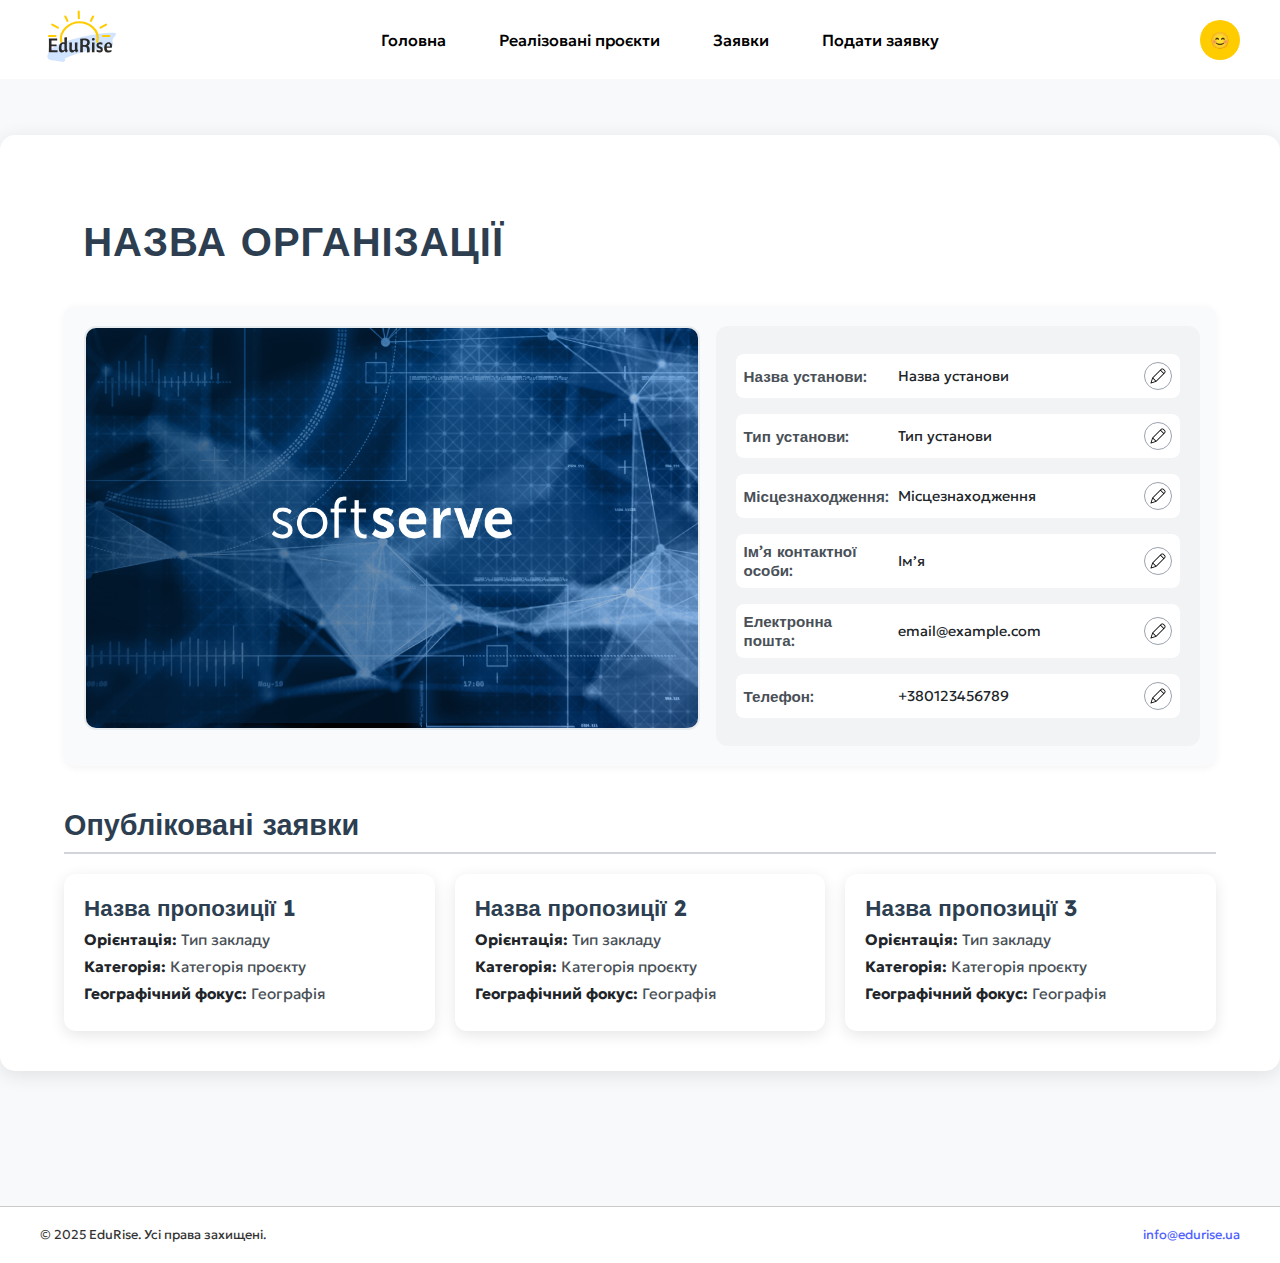
<file: account_business.html>
<!DOCTYPE html>
<html lang="uk">
<head>
    <meta charset="UTF-8">
    <meta name="viewport" content="width=device-width, initial-scale=1.0">
    <title>Профіль бізнес установи</title>
    <link href="https://fonts.googleapis.com/css2?family=Geologica:wght@100..900&family=Lexend+Deca:wght@100..900&display=swap" rel="stylesheet">
    <link rel="stylesheet" href="css/account_edu.css">
    <link rel="stylesheet" href="css/header-footer.css">

</head>
<body>
    <header class="header">
        <div class="header__container">
            <a href="index.html" class="header__logo">
                <img class="logo__image" src="assets/favicon/Favicon.svg" alt="Logo">
            </a>
            <button class="header__menu_icon">
                <span></span>
                <span></span>
                <span></span>
            </button>
            <nav class="header__menu menu">
                <ul class="menu__list">
                    <li class="menu__item">
                        <a href="index.html" class="menu__link" data-key="about_me">Головна</a>
                    </li>
                    <li class="menu__item">
                        <a href="Search.html" class="menu__link" data-key="games">Реалізовані проєкти</a>
                    </li>
                    <li class="menu__item">
                        <a href="Search.html" class="menu__link" data-key="projects">Заявки</a>
                    </li>
                    <li class="menu__item">
                        <a href="Created_card_busines.html" class="menu__link text-blue-600" data-key="projects">Подати заявку</a>
                    </li>
                </ul>
            </nav>
            <a href="account_business.html" class="header__auth">😊</a>
        </div>
    </header>
    <div class="page-container">
        <div class="container">
            <h1 id="businessName">Назва організації</h1>
            <div class="profile-section">
                <div class="profile-image">
                    <img src="assets/img/Business.png" alt="Фото установи">
                </div>
                <div class="profile-details">
                    <div class="detail-item">
                        <label>Назва установи:</label>
                        <span id="name">Назва установи</span>
                        <button class="edit-btn" onclick="makeEditable('name')">
                            <img src="assets/img/pen.png" alt="Edit" class="edit-icon">
                        </button>
                    </div>
                    <div class="detail-item">
                        <label>Тип установи:</label>
                        <span id="type">Тип установи</span>
                        <button class="edit-btn" onclick="makeEditable('type')">
                            <img src="assets/img/pen.png" alt="Edit" class="edit-icon">
                        </button>
                    </div>
                    <div class="detail-item">
                        <label>Місцезнаходження:</label>
                        <span id="location">Місцезнаходження</span>
                        <button class="edit-btn" onclick="makeEditable('location')">
                            <img src="assets/img/pen.png" alt="Edit" class="edit-icon">
                        </button>
                    </div>
                    <div class="detail-item">
                        <label>Ім’я контактної особи:</label>
                        <span id="contactName">Ім’я</span>
                        <button class="edit-btn" onclick="makeEditable('contactName')">
                            <img src="assets/img/pen.png" alt="Edit" class="edit-icon">
                        </button>
                    </div>
                    <div class="detail-item">
                        <label>Електронна пошта:</label>
                        <span id="email">email@example.com</span>
                        <button class="edit-btn" onclick="makeEditable('email')">
                            <img src="assets/img/pen.png" alt="Edit" class="edit-icon">
                        </button>
                    </div>
                    <div class="detail-item">
                        <label>Телефон:</label>
                        <span id="phone">+380123456789</span>
                        <button class="edit-btn" onclick="makeEditable('phone')">
                            <img src="assets/img/pen.png" alt="Edit" class="edit-icon">
                        </button>
                    </div>
                </div>
            </div>
            <h2>Опубліковані заявки</h2>
            <div class="requests-section">
                <div class="request-card">
                    <h3>Назва пропозиції 1</h3>
                    <p><strong>Орієнтація:</strong> Тип закладу</p>
                    <p><strong>Категорія:</strong> Категорія проєкту</p>
                    <p><strong>Географічний фокус:</strong> Географія</p>
                </div>
                <div class="request-card">
                    <h3>Назва пропозиції 2</h3>
                    <p><strong>Орієнтація:</strong> Тип закладу</p>
                    <p><strong>Категорія:</strong> Категорія проєкту</p>
                    <p><strong>Географічний фокус:</strong> Географія</p>
                </div>
                <div class="request-card">
                    <h3>Назва пропозиції 3</h3>
                    <p><strong>Орієнтація:</strong> Тип закладу</p>
                    <p><strong>Категорія:</strong> Категорія проєкту</p>
                    <p><strong>Географічний фокус:</strong> Географія</p>
                </div>
            </div>
            <!-- <h2>Відповіді на заявки</h2>
            <div class="responses-section">
                <div class="response-card">
                    
                    <h3>Назва закладу 1</h3>
                    <div class="card-title">
                        <img src="assets/img/School2.jpg" alt="Icon" class="card-icon">
                    </div>
                    <p><strong>Опис:</strong> Опис пропозиції</p>
                    <p><strong>Категорія:</strong> Категорія проєкту</p>
                </div>
                <div class="response-card">
                    <h3>Назва закладу 2</h3>
                    <div class="card-title">
                        <img src="assets/img/School.jpg" alt="Icon" class="card-icon">
                    </div>
                    <p><strong>Опис:</strong> Опис пропозиції</p>
                    <p><strong>Категорія:</strong> Категорія проєкту</p>
                </div>
                <div class="response-card">
                    <h3>Назва закладу 3</h3>
                    <div class="card-title">
                        <img src="assets/img/School2.jpg" alt="Icon" class="card-icon">
                    </div>
                    <p><strong>Опис:</strong> Опис пропозиції</p>
                    <p><strong>Категорія:</strong> Категорія проєкту</p>
                </div>
            </div> -->
        </div>
    </div>
    <footer class="footer">
        <div class="footer__container">
            <p class="footer__text">© 2025 EduRise. Усі права захищені.</p>
            <a href="mailto:info@edurise.ua" class="footer__link">info@edurise.ua</a>
        </div>
    </footer>
    <script src="js/account_edu.js"></script>
    <script src="js/header.js"></script>
</body>
</html>
</file>
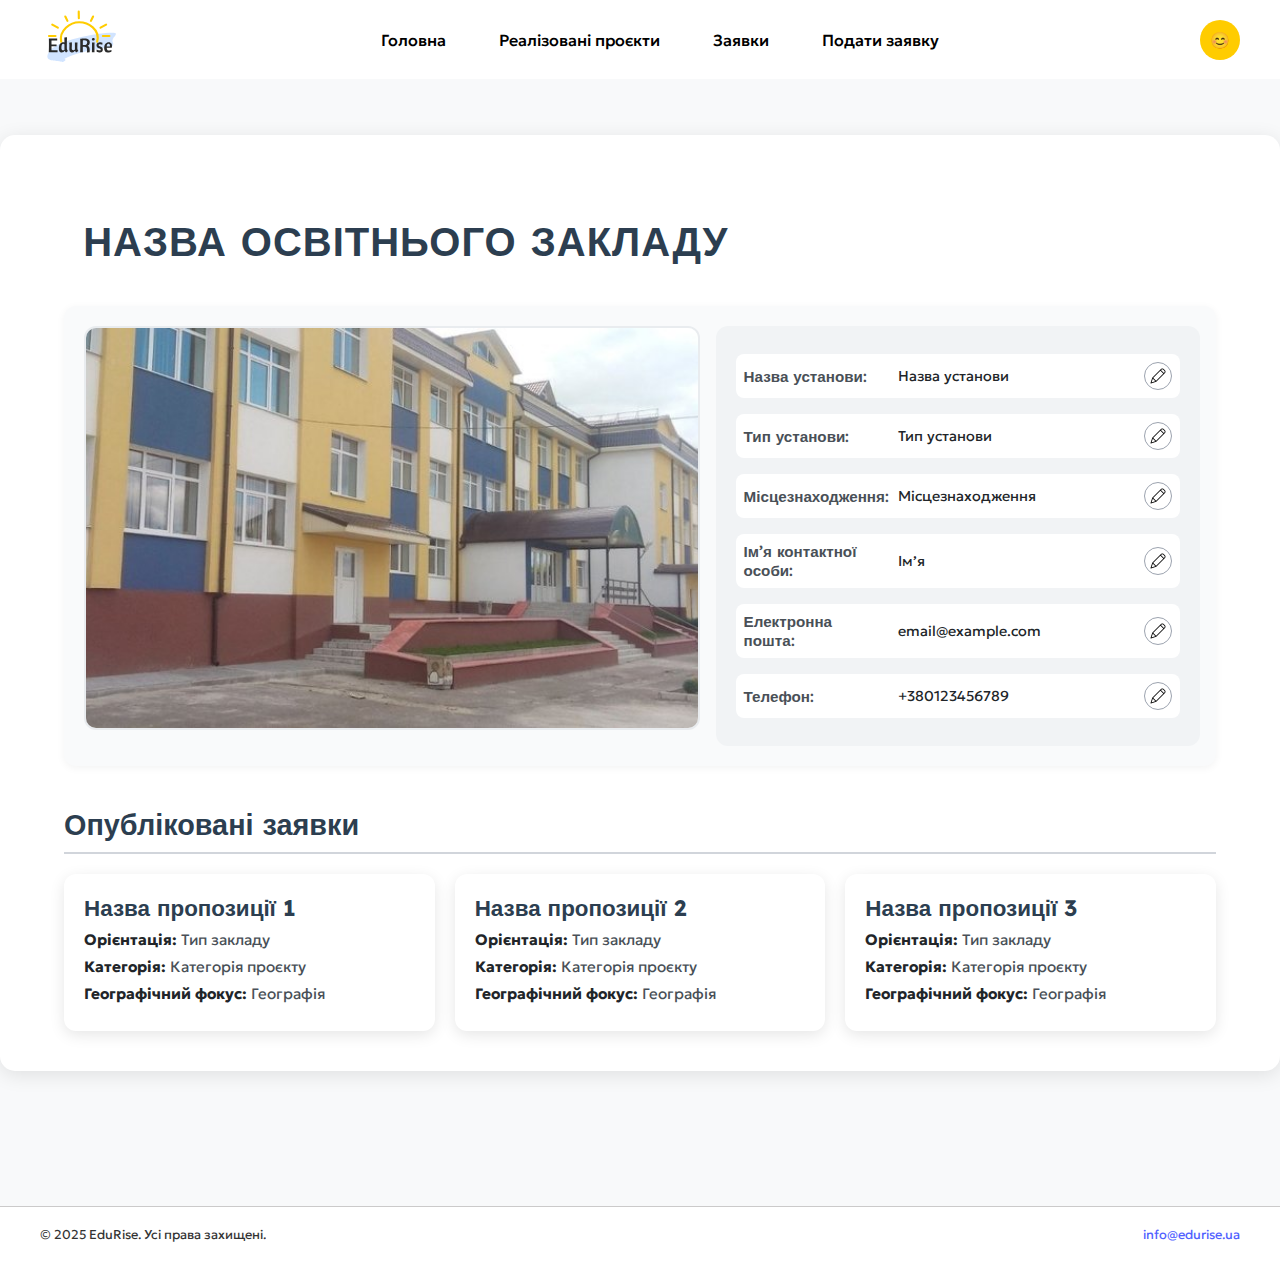
<file: account_edu.html>
<!DOCTYPE html>
<html lang="uk">
<head>
    <meta charset="UTF-8">
    <meta name="viewport" content="width=device-width, initial-scale=1.0">
    <title>Профіль бізнес установи</title>
    <link href="https://fonts.googleapis.com/css2?family=Geologica:wght@100..900&family=Lexend+Deca:wght@100..900&display=swap" rel="stylesheet">
    <link rel="stylesheet" href="css/account_edu.css">
    <link rel="stylesheet" href="css/header-footer.css">
</head>
<body>
    <header class="header">
        <div class="header__container">
            <a href="index.html" class="header__logo">
                <img class="logo__image" src="assets/favicon/Favicon.svg" alt="Logo">
            </a>
            <button class="header__menu_icon">
                <span></span>
                <span></span>
                <span></span>
            </button>
            <nav class="header__menu menu">
                <ul class="menu__list">
                    <li class="menu__item">
                        <a href="index.html" class="menu__link" data-key="about_me">Головна</a>
                    </li>
                    <li class="menu__item">
                        <a href="Search.html" class="menu__link" data-key="games">Реалізовані проєкти</a>
                    </li>
                    <li class="menu__item">
                        <a href="Search.html" class="menu__link" data-key="projects">Заявки</a>
                    </li>
                    <li class="menu__item">
                        <a href="creted_cart_edu.html" class="menu__link text-blue-600" data-key="projects">Подати заявку</a>
                    </li>
                </ul>
            </nav>
            <a href="account_edu.html" class="header__auth">😊</a>
        </div>
    </header>
    <div class="page-container">
        <div class="container">
            <h1 id="businessName">Назва освітнього закладу</h1>
            <div class="profile-section">
                <div class="profile-image">
                    <img src="assets/img/School.jpg" alt="Фото установи">
                </div>
                <div class="profile-details">
                    <div class="detail-item">
                        <label>Назва установи:</label>
                        <span id="name">Назва установи</span>
                        <button class="edit-btn" onclick="makeEditable('name')">
                            <img src="assets/img/pen.png" alt="Edit" class="edit-icon">
                        </button>
                    </div>
                    <div class="detail-item">
                        <label>Тип установи:</label>
                        <span id="type">Тип установи</span>
                        <button class="edit-btn" onclick="makeEditable('type')">
                            <img src="assets/img/pen.png" alt="Edit" class="edit-icon">
                        </button>
                    </div>
                    <div class="detail-item">
                        <label>Місцезнаходження:</label>
                        <span id="location">Місцезнаходження</span>
                        <button class="edit-btn" onclick="makeEditable('location')">
                            <img src="assets/img/pen.png" alt="Edit" class="edit-icon">
                        </button>
                    </div>
                    <div class="detail-item">
                        <label>Ім’я контактної особи:</label>
                        <span id="contactName">Ім’я</span>
                        <button class="edit-btn" onclick="makeEditable('contactName')">
                            <img src="assets/img/pen.png" alt="Edit" class="edit-icon">
                        </button>
                    </div>
                    <div class="detail-item">
                        <label>Електронна пошта:</label>
                        <span id="email">email@example.com</span>
                        <button class="edit-btn" onclick="makeEditable('email')">
                            <img src="assets/img/pen.png" alt="Edit" class="edit-icon">
                        </button>
                    </div>
                    <div class="detail-item">
                        <label>Телефон:</label>
                        <span id="phone">+380123456789</span>
                        <button class="edit-btn" onclick="makeEditable('phone')">
                            <img src="assets/img/pen.png" alt="Edit" class="edit-icon">
                        </button>
                    </div>
                </div>
            </div>
            <h2>Опубліковані заявки</h2>
            <div class="requests-section">
                <div class="request-card">
                    <h3>Назва пропозиції 1</h3>
                    <p><strong>Орієнтація:</strong> Тип закладу</p>
                    <p><strong>Категорія:</strong> Категорія проєкту</p>
                    <p><strong>Географічний фокус:</strong> Географія</p>
                </div>
                <div class="request-card">
                    <h3>Назва пропозиції 2</h3>
                    <p><strong>Орієнтація:</strong> Тип закладу</p>
                    <p><strong>Категорія:</strong> Категорія проєкту</p>
                    <p><strong>Географічний фокус:</strong> Географія</p>
                </div>
                <div class="request-card">
                    <h3>Назва пропозиції 3</h3>
                    <p><strong>Орієнтація:</strong> Тип закладу</p>
                    <p><strong>Категорія:</strong> Категорія проєкту</p>
                    <p><strong>Географічний фокус:</strong> Географія</p>
                </div>
            </div>
            <!-- <h2>Відповіді на заявки</h2>
            <div class="responses-section">
                <div class="response-card">
                    
                    <h3>Назва закладу 1</h3>
                    <div class="card-title">
                        <img src="assets/img/School2.jpg" alt="Icon" class="card-icon">
                    </div>
                    <p><strong>Опис:</strong> Опис пропозиції</p>
                    <p><strong>Категорія:</strong> Категорія проєкту</p>
                </div>
                <div class="response-card">
                    <h3>Назва закладу 2</h3>
                    <div class="card-title">
                        <img src="assets/img/School.jpg" alt="Icon" class="card-icon">
                    </div>
                    <p><strong>Опис:</strong> Опис пропозиції</p>
                    <p><strong>Категорія:</strong> Категорія проєкту</p>
                </div>
                <div class="response-card">
                    <h3>Назва закладу 3</h3>
                    <div class="card-title">
                        <img src="assets/img/School2.jpg" alt="Icon" class="card-icon">
                    </div>
                    <p><strong>Опис:</strong> Опис пропозиції</p>
                    <p><strong>Категорія:</strong> Категорія проєкту</p>
                </div>
            </div> -->
        </div>
    </div>
    <footer class="footer">
        <div class="footer__container">
            <p class="footer__text">© 2025 EduRise. Усі права захищені.</p>
            <a href="mailto:info@edurise.ua" class="footer__link">info@edurise.ua</a>
        </div>
    </footer>
    <script src="js/account_edu.js"></script>
    <script src="js/header.js"></script>
</body>
</html>
</file>
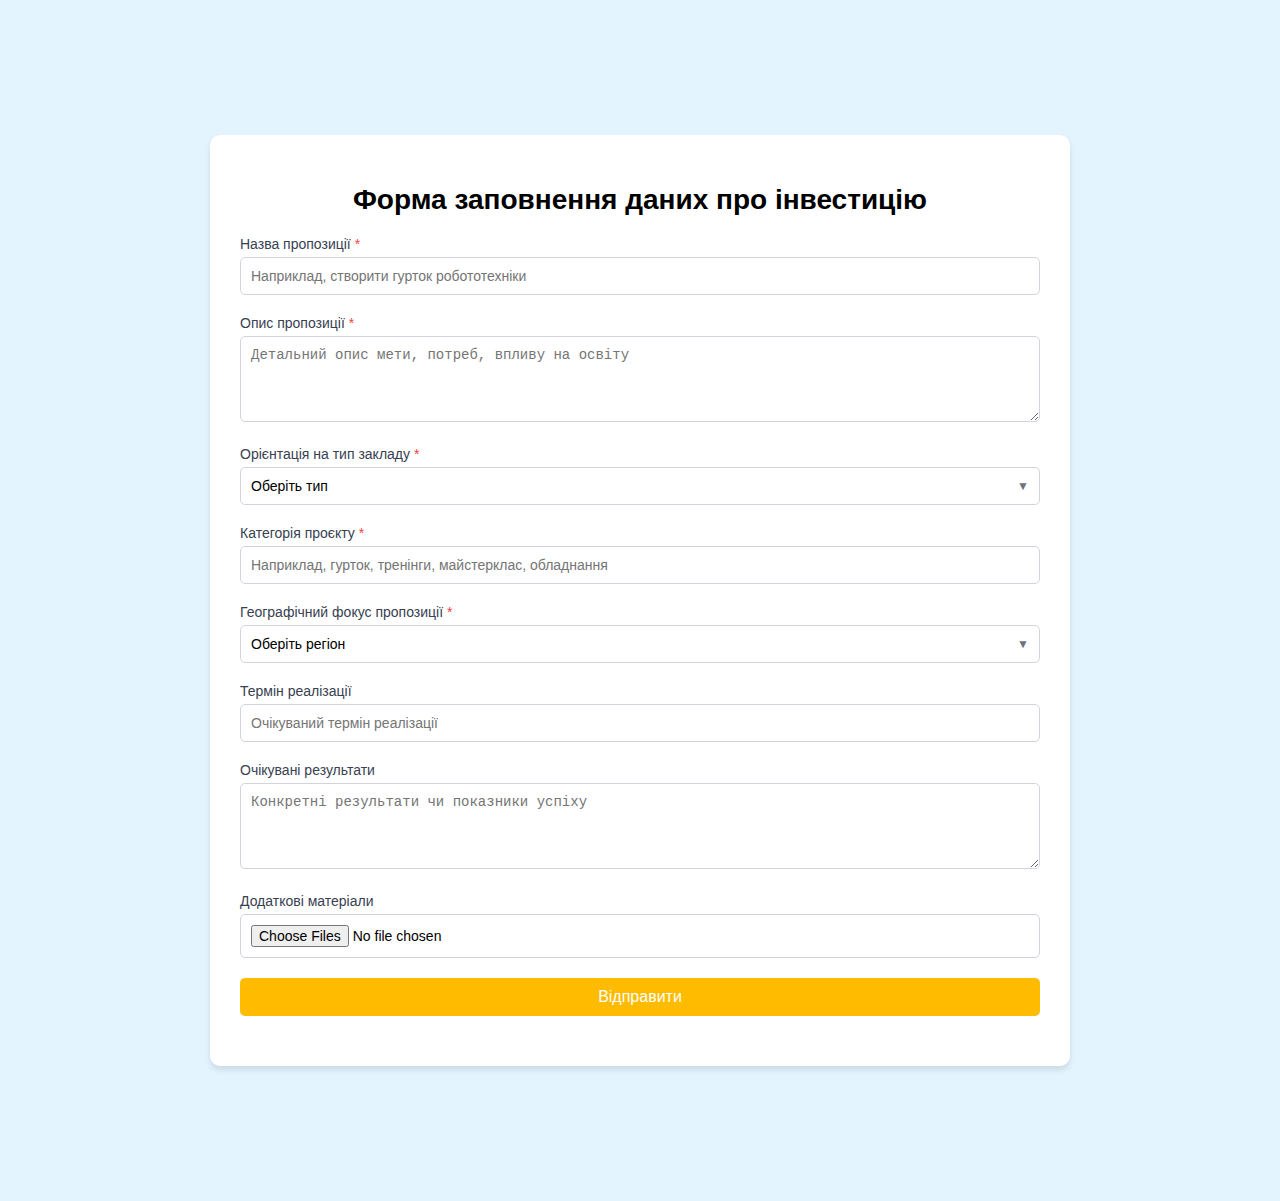
<file: Created_card.html>
<!DOCTYPE html>
<html lang="uk">
<head>
  <meta charset="UTF-8">
  <meta name="viewport" content="width=device-width, initial-scale=1.0">
  <title>Форма для інвестицій</title>
  <link rel="stylesheet" href="css/Created_card.css">
</head>
<body>
  <div class="container">
    <h1>Форма заповнення даних про інвестицію</h1>
    <form id="investmentForm">
      
      <!-- Назва пропозиції -->
      <div class="form-group">
        <label for="proposalName">Назва пропозиції <span class="required">*</span></label>
        <input type="text" id="proposalName" name="proposalName" placeholder="Наприклад, створити гурток робототехніки" required>
      </div>

      <!-- Опис пропозиції -->
      <div class="form-group">
        <label for="proposalDescription">Опис пропозиції <span class="required">*</span></label>
        <textarea id="proposalDescription" name="proposalDescription" rows="4" required placeholder="Детальний опис мети, потреб, впливу на освіту"></textarea>
      </div>

      <!-- Орієнтація на тип закладу -->
      <div class="form-group">
        <label>Орієнтація на тип закладу <span class="required">*</span></label>
        <div class="custom-select">
          <div class="select-box" id="selectBox">Оберіть тип</div>
          <input type="hidden" id="institutionType" name="institutionType">
          <ul class="select-dropdown hidden" id="selectDropdown">
            <li>
              <label><input type="checkbox" name="institutionType" value="school"> Школа</label>
            </li>
            <li>
              <label><input type="checkbox" name="institutionType" value="college"> Коледж</label>
            </li>
            <li>
              <label><input type="checkbox" name="institutionType" value="university"> Університет</label>
            </li>
            <li>
              <label><input type="checkbox" name="institutionType" value="vocational"> Професійна освіта</label>
            </li>
            <li>
              <label><input type="checkbox" name="institutionType" value="vocational"> Центр позашкільної освіти</label>
            </li>
            <li>
              <label><input type="checkbox" name="institutionType" value="vocational"> Студентська профспілка</label>
            </li>
            <li>
              <label><input type="checkbox" name="institutionType" value="other" id="institutionTypeOther"> Інше</label>
            </li>
          </ul>
        </div>
      </div>

      <!-- Категорія проєкту -->
      <div class="form-group">
        <label for="Category">Категорія проєкту <span class="required">*</span></label>
        <input type="text" id="Category" name="Category" placeholder="Наприклад, гурток, тренінги, майстерклас, обладнання">
      </div>

      <!-- Географічний фокус -->
      <div class="form-group">
        <label for="geoFocus">Географічний фокус пропозиції <span class="required">*</span></label>
        <div class="custom-select">
          <div class="select-box" id="geoFocusSelectBox">Оберіть регіон</div>
          <input type="hidden" id="geoFocus" name="geoFocus">
          <ul class="select-dropdown hidden" id="geoFocusSelectDropdown">
            <li data-value="">Оберіть регіон</li>
            <li data-value="vinnytsia">Вінницька область</li>
            <li data-value="volyn">Волинська область</li>
            <li data-value="dnipropetrovsk">Дніпропетровська область</li>
            <li data-value="donetsk">Донецька область</li>
            <li data-value="zhytomyr">Житомирська область</li>
            <li data-value="zakarpattia">Закарпатська область</li>
            <li data-value="zaporizhzhia">Запорізька область</li>
            <li data-value="ivano-frankivsk">Івано-Франківська область</li>
            <li data-value="kyiv-region">Київська область</li>
            <li data-value="kirovohrad">Кіровоградська область</li>
            <li data-value="luhansk">Луганська область</li>
            <li data-value="lviv">Львівська область</li>
            <li data-value="mykolaiv">Миколаївська область</li>
            <li data-value="odesa">Одеська область</li>
            <li data-value="poltava">Полтавська область</li>
            <li data-value="rivne">Рівненська область</li>
            <li data-value="sumy">Сумська область</li>
            <li data-value="ternopil">Тернопільська область</li>
            <li data-value="kharkiv">Харківська область</li>
            <li data-value="kherson">Херсонська область</li>
            <li data-value="khmelnytskyi">Хмельницька область</li>
            <li data-value="cherkasy">Черкаська область</li>
            <li data-value="chernivtsi">Чернівецька область</li>
            <li data-value="chernihiv">Чернігівська область</li>
            <li data-value="crimea">Автономна Республіка Крим</li>
          </ul>
        </div>
      </div>

      <!-- Термін реалізації -->
      <div class="form-group">
        <label for="timeline">Термін реалізації</label>
        <input type="text" id="timeline" name="timeline" placeholder="Очікуваний термін реалізації" required>
      </div>

      <!-- Очікувані результати -->
      <div class="form-group">
        <label for="expectedResults">Очікувані результати</label>
        <textarea id="expectedResults" name="expectedResults" rows="4" required placeholder="Конкретні результати чи показники успіху"></textarea>
      </div>

      <!-- Додаткові матеріали -->
      <div class="form-group">
        <label for="additionalMaterials">Додаткові матеріали</label>
        <input type="file" id="additionalMaterials" name="additionalMaterials" multiple accept=".pdf,.jpg,.jpeg,.png,.mp4">
      </div>

      <!-- Кнопка відправки -->
      <div class="form-group">
        <button type="submit" class="submit-btn">Відправити</button>
      </div>
    </form>
  </div>

  <script src="js/Created_card.js"></script>
</body>
</html>
</file>
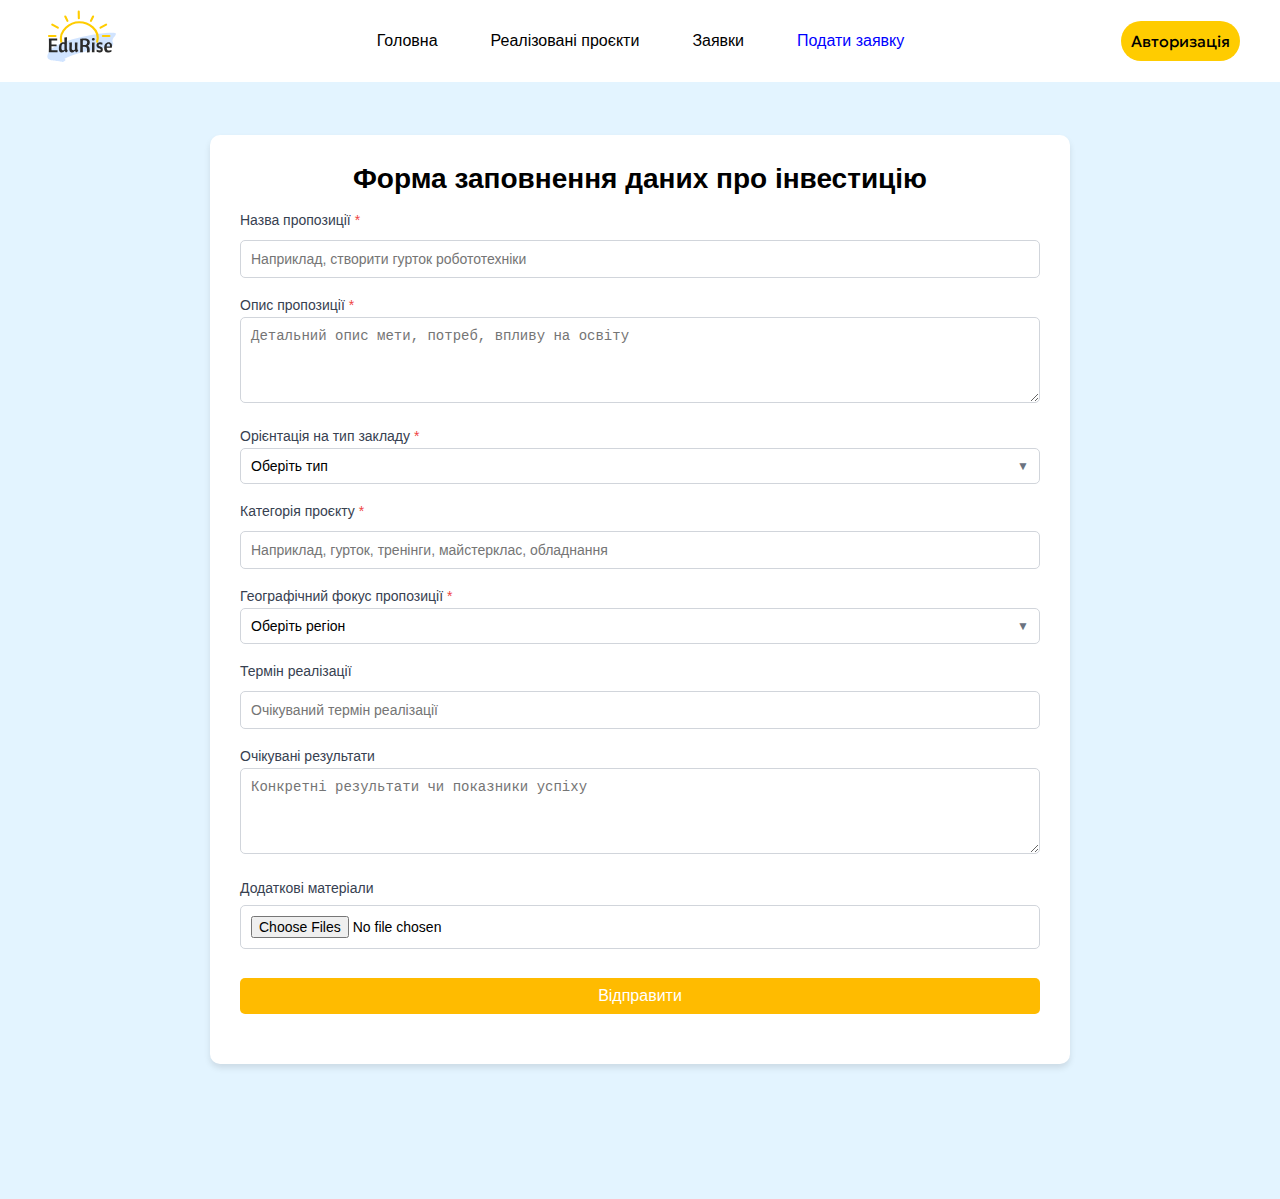
<file: Created_card_busines.html>
<!DOCTYPE html>
<html lang="uk">
<head>
  <meta charset="UTF-8">
  <meta name="viewport" content="width=device-width, initial-scale=1.0">
  <link href="https://fonts.googleapis.com/css2?family=Geologica:wght@100..900&family=Lexend+Deca:wght@100..900&display=swap" rel="stylesheet">
  <title>Форма для інвестицій</title>
  <link rel="stylesheet" href="css/Created_card.css">
  <link rel="stylesheet" href="css/header-footer.css">
  <link rel="stylesheet" href="css/styles.css">
</head>
<body>
  <header class="header">
    <div class="header__container">
      <a href="#" class="header__logo"> <img class="logo__image" src="assets/favicon/Favicon.svg"> </a>
              <button class="header__menu_icon">
                  <span></span>
                  <span></span>
                  <span></span>
              </button>
      <nav class="header__menu menu">
        <ul class="menu__list">
          <li class="menu__item">
            <a href="#" class="menu__link" data-key="about_me">Головна</a>
          </li>
          <li class="menu__item">
            <a href="#" class="menu__link" data-key="games">Реалізовані проєкти</a>
          </li>
          <li class="menu__item">
            <a href="#" class="menu__link" data-key="projects">Заявки</a>
          </li>
                      <li class="menu__item">
            <a href="#" style="color:blue" class="menu__link" data-key="projects">Подати заявку</a>
          </li>
        </ul>
      </nav>
              <a href="" class="header__auth">Авторизація</a>
    </div>
  </header>
  <div class="container">
    <h1>Форма заповнення даних про інвестицію</h1>
    <form id="investmentForm">
      
      <!-- Назва пропозиції -->
      <div class="form-group">
        <label for="proposalName">Назва пропозиції <span class="required">*</span></label>
        <input type="text" id="proposalName" name="proposalName" placeholder="Наприклад, створити гурток робототехніки" required>
      </div>

      <!-- Опис пропозиції -->
      <div class="form-group">
        <label for="proposalDescription">Опис пропозиції <span class="required">*</span></label>
        <textarea id="proposalDescription" name="proposalDescription" rows="4" required placeholder="Детальний опис мети, потреб, впливу на освіту"></textarea>
      </div>

      <!-- Орієнтація на тип закладу -->
      <div class="form-group">
        <label>Орієнтація на тип закладу <span class="required">*</span></label>
        <div class="custom-select">
          <div class="select-box" id="selectBox">Оберіть тип</div>
          <input type="hidden" id="institutionType" name="institutionType">
          <ul class="select-dropdown hidden" id="selectDropdown">
            <li>
              <label><input type="checkbox" name="institutionType" value="school"> Школа</label>
            </li>
            <li>
              <label><input type="checkbox" name="institutionType" value="college"> Коледж</label>
            </li>
            <li>
              <label><input type="checkbox" name="institutionType" value="university"> Університет</label>
            </li>
            <li>
              <label><input type="checkbox" name="institutionType" value="vocational"> Професійна освіта</label>
            </li>
            <li>
              <label><input type="checkbox" name="institutionType" value="vocational"> Центр позашкільної освіти</label>
            </li>
            <li>
              <label><input type="checkbox" name="institutionType" value="vocational"> Студентська профспілка</label>
            </li>
            <li>
              <label><input type="checkbox" name="institutionType" value="other" id="institutionTypeOther"> Інше</label>
            </li>
          </ul>
        </div>
      </div>

      <!-- Категорія проєкту -->
      <div class="form-group">
        <label for="Category">Категорія проєкту <span class="required">*</span></label>
        <input type="text" id="Category" name="Category" placeholder="Наприклад, гурток, тренінги, майстерклас, обладнання">
      </div>

      <!-- Географічний фокус -->
      <div class="form-group">
        <label for="geoFocus">Географічний фокус пропозиції <span class="required">*</span></label>
        <div class="custom-select">
          <div class="select-box" id="geoFocusSelectBox">Оберіть регіон</div>
          <input type="hidden" id="geoFocus" name="geoFocus">
          <ul class="select-dropdown hidden" id="geoFocusSelectDropdown">
            <li data-value="">Оберіть регіон</li>
            <li data-value="vinnytsia">Вінницька область</li>
            <li data-value="volyn">Волинська область</li>
            <li data-value="dnipropetrovsk">Дніпропетровська область</li>
            <li data-value="donetsk">Донецька область</li>
            <li data-value="zhytomyr">Житомирська область</li>
            <li data-value="zakarpattia">Закарпатська область</li>
            <li data-value="zaporizhzhia">Запорізька область</li>
            <li data-value="ivano-frankivsk">Івано-Франківська область</li>
            <li data-value="kyiv-region">Київська область</li>
            <li data-value="kirovohrad">Кіровоградська область</li>
            <li data-value="luhansk">Луганська область</li>
            <li data-value="lviv">Львівська область</li>
            <li data-value="mykolaiv">Миколаївська область</li>
            <li data-value="odesa">Одеська область</li>
            <li data-value="poltava">Полтавська область</li>
            <li data-value="rivne">Рівненська область</li>
            <li data-value="sumy">Сумська область</li>
            <li data-value="ternopil">Тернопільська область</li>
            <li data-value="kharkiv">Харківська область</li>
            <li data-value="kherson">Херсонська область</li>
            <li data-value="khmelnytskyi">Хмельницька область</li>
            <li data-value="cherkasy">Черкаська область</li>
            <li data-value="chernivtsi">Чернівецька область</li>
            <li data-value="chernihiv">Чернігівська область</li>
            <li data-value="crimea">Автономна Республіка Крим</li>
          </ul>
        </div>
      </div>

      <!-- Термін реалізації -->
      <div class="form-group">
        <label for="timeline">Термін реалізації</label>
        <input type="text" id="timeline" name="timeline" placeholder="Очікуваний термін реалізації" required>
      </div>

      <!-- Очікувані результати -->
      <div class="form-group">
        <label for="expectedResults">Очікувані результати</label>
        <textarea id="expectedResults" name="expectedResults" rows="4" required placeholder="Конкретні результати чи показники успіху"></textarea>
      </div>

      <!-- Додаткові матеріали -->
      <div class="form-group">
        <label for="additionalMaterials">Додаткові матеріали</label>
        <input type="file" id="additionalMaterials" name="additionalMaterials" multiple accept=".pdf,.jpg,.jpeg,.png,.mp4">
      </div>

      <!-- Кнопка відправки -->
      <div class="form-group">
        <button type="submit" class="submit-btn">Відправити</button>
      </div>
    </form>
  </div>
<script src="js/header.js"></script>
  <script src="js/Created_card.js"></script>
</body>
</html>
</file>
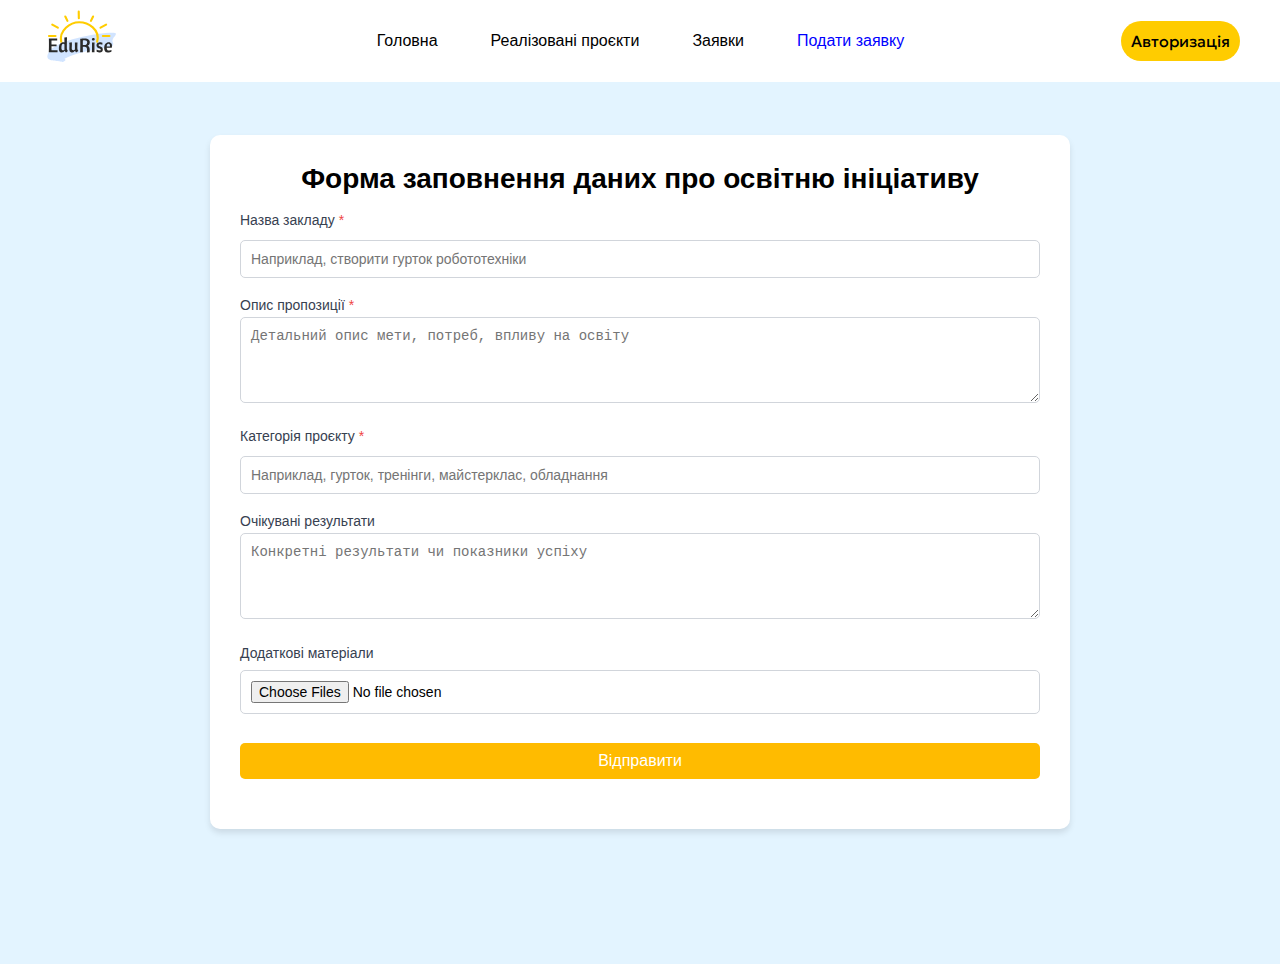
<file: creted_cart_edu.html>
<!DOCTYPE html>
<html lang="uk">
<head>
  <meta charset="UTF-8">
  <meta name="viewport" content="width=device-width, initial-scale=1.0">
  <link href="https://fonts.googleapis.com/css2?family=Geologica:wght@100..900&family=Lexend+Deca:wght@100..900&display=swap" rel="stylesheet">
  <title>Форма для інвестицій</title>
  <link rel="stylesheet" href="css/Created_card.css">
  <link rel="stylesheet" href="css/header-footer.css">
  <link rel="stylesheet" href="css/styles.css">
</head>
<body>
  <header class="header">
    <div class="header__container">
      <a href="#" class="header__logo"> <img class="logo__image" src="assets/favicon/Favicon.svg"> </a>
              <button class="header__menu_icon">
                  <span></span>
                  <span></span>
                  <span></span>
              </button>
      <nav class="header__menu menu">
        <ul class="menu__list">
          <li class="menu__item">
            <a href="#" class="menu__link" data-key="about_me">Головна</a>
          </li>
          <li class="menu__item">
            <a href="#" class="menu__link" data-key="games">Реалізовані проєкти</a>
          </li>
          <li class="menu__item">
            <a href="#" class="menu__link" data-key="projects">Заявки</a>
          </li>
                      <li class="menu__item">
            <a href="#" style="color:blue" class="menu__link" data-key="projects">Подати заявку</a>
          </li>
        </ul>
      </nav>
              <a href="" class="header__auth">Авторизація</a>
    </div>
  </header>
  <div class="container">
    <h1>Форма заповнення даних про освітню ініціативу</h1>
    <form id="investmentForm">
      
      <!-- Назва пропозиції -->
      <div class="form-group">
        <label for="proposalName">Назва закладу <span class="required">*</span></label>
        <input type="text" id="proposalName" name="proposalName" placeholder="Наприклад, створити гурток робототехніки" required>
      </div>

      <!-- Опис пропозиції -->
      <div class="form-group">
        <label for="proposalDescription">Опис пропозиції <span class="required">*</span></label>
        <textarea id="proposalDescription" name="proposalDescription" rows="4" required placeholder="Детальний опис мети, потреб, впливу на освіту"></textarea>
      </div>

      <!-- Категорія проєкту -->
      <div class="form-group">
        <label for="Category">Категорія проєкту <span class="required">*</span></label>
        <input type="text" id="Category" name="Category" placeholder="Наприклад, гурток, тренінги, майстерклас, обладнання">
      </div>

      <!-- Очікувані результати -->
      <div class="form-group">
        <label for="expectedResults">Очікувані результати</label>
        <textarea id="expectedResults" name="expectedResults" rows="4" required placeholder="Конкретні результати чи показники успіху"></textarea>
      </div>

      <!-- Додаткові матеріали -->
      <div class="form-group">
        <label for="additionalMaterials">Додаткові матеріали</label>
        <input type="file" id="additionalMaterials" name="additionalMaterials" multiple accept=".pdf,.jpg,.jpeg,.png,.mp4">
      </div>

      <!-- Кнопка відправки -->
      <div class="form-group">
        <button type="submit" class="submit-btn">Відправити</button>
      </div>
    </form>
  </div>
<script src="js/header.js"></script>
  <script src="js/Created_card.js"></script>
</body>
</html>
</file>
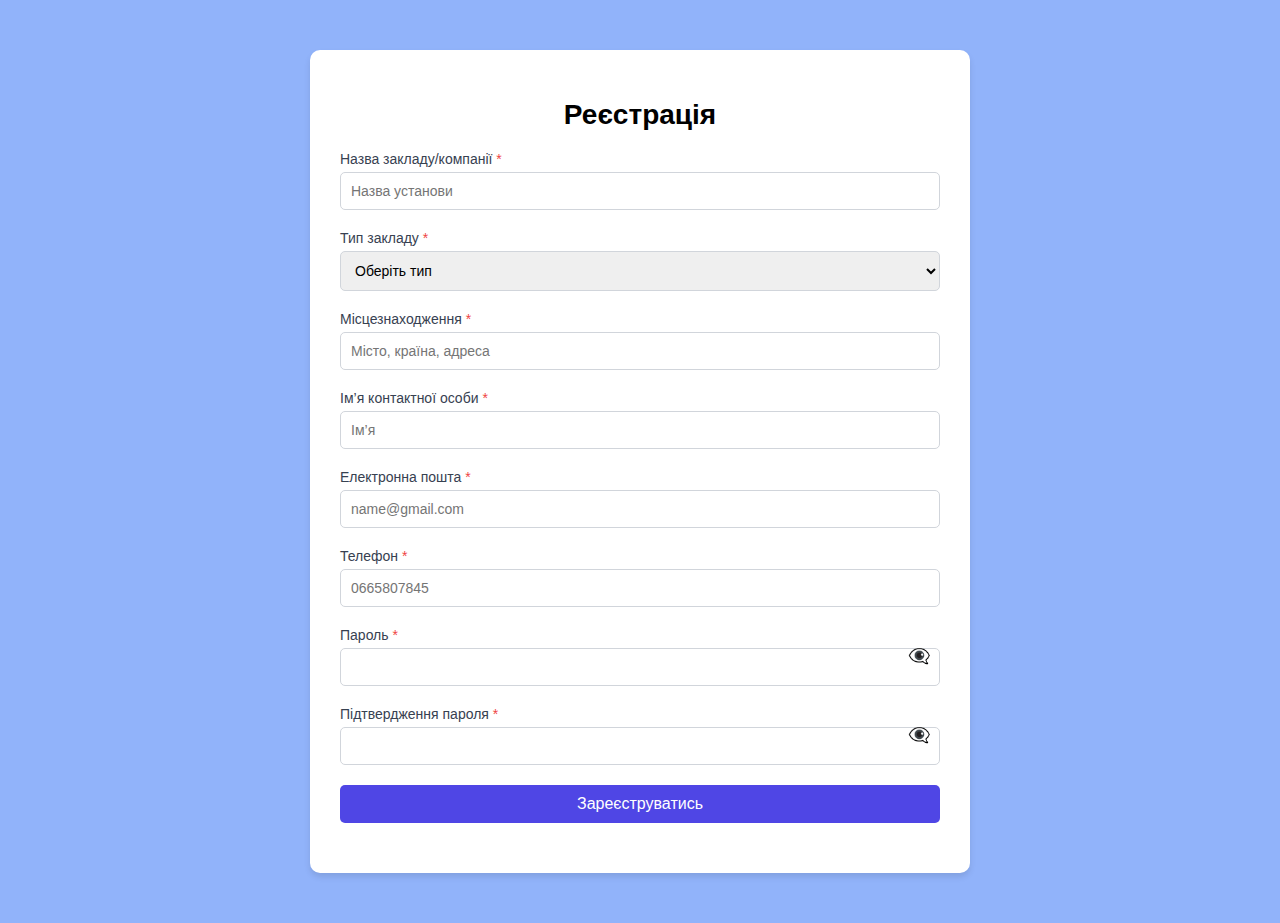
<file: registration.html>
<!DOCTYPE html>
<html lang="uk">
<head>
  <meta charset="UTF-8">
  <meta name="viewport" content="width=device-width, initial-scale=1.0">
  <title>Форма реєстрації</title>
  <link rel="stylesheet" href="css/registration.css">
</head>
<body>
  <div class="container">
    <h1>Реєстрація</h1>
    <form id="registerForm">
      <!-- Назва закладу/компанії -->
      <div class="form-group">
        <label for="companyName">Назва закладу/компанії <span class="required">*</span></label>
        <input type="text" id="companyName" name="companyName" placeholder="Назва установи" required>
      </div>

      <!-- Тип закладу -->
      <div class="form-group">
        <label for="institutionType">Тип закладу <span class="required">*</span></label>
        <select id="institutionType" name="institutionType" required>
          <option value="">Оберіть тип</option>
          <option value="school">Школа</option>
          <option value="college">Коледж</option>
          <option value="university">Університет</option>
          <option value="vocational">Професійна освіта</option>
          <option value="kindergarten">Дитячий садок</option>
          <option value="other">Інше</option>
        </select>
      </div>

      <!-- Місцезнаходження -->
      <div class="form-group">
        <label for="location">Місцезнаходження <span class="required">*</span></label>
        <input type="text" id="location" name="location" placeholder="Місто, країна, адреса" required>
      </div>

      <!-- Контактна інформація -->
      <div class="form-group">
        <label for="contactName">Ім’я контактної особи <span class="required">*</span></label>
        <input type="text" id="contactName" name="contactName" placeholder="Ім’я" required>
      </div>
      <div class="form-group">
        <label for="contactEmail">Електронна пошта <span class="required">*</span></label>
        <input type="email" id="contactEmail" name="contactEmail" placeholder="name@gmail.com" required>
      </div>
      <div class="form-group">
        <label for="contactPhone">Телефон <span class="required">*</span></label>
        <input type="tel" id="contactPhone" name="contactPhone" placeholder="0665807845" required>
      </div>

      <!-- Пароль -->
      <div class="form-group password-group">
        <label for="password">Пароль <span class="required">*</span></label>
        <input type="password" id="password" name="password" required>
        <span class="toggle-password" data-target="password">👁️‍🗨️</span>
      </div>

      <!-- Підтвердження пароля -->
      <div class="form-group password-group">
        <label for="confirmPassword">Підтвердження пароля <span class="required">*</span></label>
        <input type="password" id="confirmPassword" name="confirmPassword" required>
        <span class="toggle-password" data-target="confirmPassword">👁️‍🗨️</span>
      </div>

      <!-- Кнопка реєстрації -->
      <div class="form-group">
        <button type="submit" class="submit-btn">Зареєструватись</button>
      </div>
    </form>
  </div>

  <script src="js/registration.js"></script>
</body>
</html>
</file>
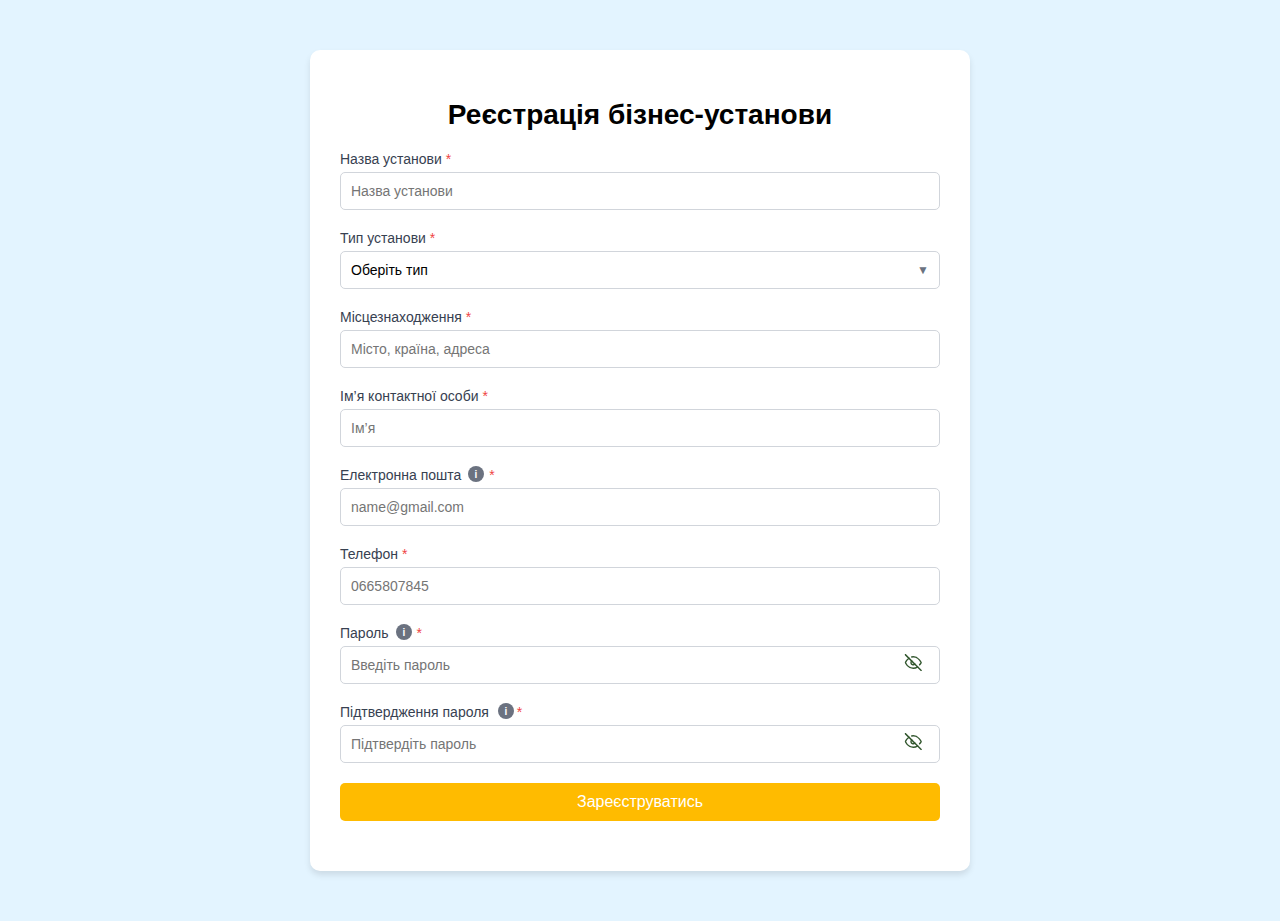
<file: registration_bisnes.html>
<!DOCTYPE html>
<html lang="uk">
<head>
  <meta charset="UTF-8">
  <meta name="viewport" content="width=device-width, initial-scale=1.0">
  <title>Форма реєстрації</title>
  <link rel="stylesheet" href="css/registration_bisnes.css">
</head>
<body>
  <div class="container">
    <h1>Реєстрація бізнес-установи</h1>
    <form id="registerForm">
      <!-- Назва закладу/компанії -->
      <div class="form-group">
        <label for="companyName">Назва установи <span class="required">*</span></label>
        <input type="text" id="companyName" name="companyName" placeholder="Назва установи" required>
      </div>

      <!-- Тип закладу -->
      <div class="form-group">
        <label for="institutionType">Тип установи <span class="required">*</span></label>
        <div class="custom-select">
          <div class="select-box" id="selectBox">Оберіть тип</div>
          <input type="hidden" id="institutionType" name="institutionType" required>
          <ul class="select-dropdown hidden" id="selectDropdown">
            <li hidden data-value="">Оберіть тип</li>
            <li data-value="tech_company">Технологічна компанія</li>
            <li data-value="financial_institution">Фінансова установа</li>
            <li data-value="manufacturing_company">Виробнича компанія</li>
            <li data-value="pharmaceutical_company">Фармацевтична компанія</li>
            <li data-value="retail_network">Роздрібна мережа</li>
            <li data-value="agribusiness">Агропромисловий комплекс</li>
            <li data-value="energy_company">Енергетична компанія</li>
            <li data-value="consulting_firm">Консультаційна фірма</li>
            <li data-value="media_company">Медіа-компанія</li>
            <li data-value="startup">Стартап</li>
            <li data-value="logistics_company">Логістична компанія</li>
            <li data-value="construction_company">Будівельна компанія</li>
            <li data-value="telecom_company">Телекомунікаційна компанія</li>
            <li data-value="marketing_agency">Маркетингова агенція</li>
            <li data-value="hospitality_business">Готельно-ресторанний бізнес</li>
            <li data-value="auto_distributor">Машинобудування</li>
            <li data-value="publishing_company">Видавнича компанія</li>
            <li data-value="travel_agency">Туристична агенція</li>
            <li data-value="nonprofit">Некомерційна організація</li>
            <li data-value="other">Інше</li>
          </ul>
        </div>
      </div>
      <div class="form-group hidden" id="institutionTypeOtherInput">
        <label for="institutionTypeCustom">Вкажіть тип установи</label>
        <input type="text" id="institutionTypeCustom" name="institutionTypeCustom" placeholder="Вкажіть тип установи">
      </div>

      <!-- Місцезнаходження -->
      <div class="form-group">
        <label for="location">Місцезнаходження <span class="required">*</span></label>
        <input type="text" id="location" name="location" placeholder="Місто, країна, адреса" required>
      </div>

      <!-- Контактна інформація -->
      <div class="form-group">
        <label for="contactName">Ім’я контактної особи <span class="required">*</span></label>
        <input type="text" id="contactName" name="contactName" placeholder="Ім’я" required>
      </div>
      <div class="form-group email-group">
        <label for="contactEmail">Електронна пошта <span class="required" style="margin: 0 0 0 4%;">*</span></label>
        <input type="email" id="contactEmail" name="contactEmail" placeholder="name@gmail.com" required>
        <span class="info-icon email-info-icon" data-tooltip="Електронна пошта має бути з офіційного домену установи">i</span>
      </div>
      <div class="form-group">
        <label for="contactPhone">Телефон <span class="required">*</span></label>
        <input type="tel" id="contactPhone" name="contactPhone" placeholder="0665807845" required>
      </div>

      <!-- Пароль -->
      <div class="form-group password-group">
        <label for="password">Пароль <span class="required" style="margin: 0 0 0 4%;">*</span></label>
        <input type="password" id="password" name="password" placeholder="Введіть пароль" required>
        <span class="info-icon pas-info-icon" data-tooltip="Пароль має містити великі та малі літери та цифри">i</span>
        <button type="button" class="toggle-password" data-target="password">
          <img class="button-eye" src="assets/img/eye-off.svg" alt="Показати пароль">
        </button>
      </div>

      <!-- Підтвердження пароля -->
      <div class="form-group password-group">
        <label for="confirmPassword">Підтвердження пароля <span class="required" style="margin: 0 0 0 4%;">*</span></label>
        <input type="password" id="confirmPassword" name="confirmPassword" placeholder="Підтвердіть пароль" required>
        <span class="info-icon conPas-info-icon" data-tooltip="Пароль має містити великі та малі літери та цифри">i</span>
        <button type="button" class="toggle-password" data-target="confirmPassword">
          <img class="button-eye" src="assets/img/eye-off.svg" alt="Показати пароль">
        </button>
      </div>

      <!-- Кнопка реєстрації -->
      <div class="form-group">
        <button type="submit" class="submit-btn">Зареєструватись</button>
      </div>
    </form>
  </div>

  <script src="js/registration.js"></script>
</body>
</html>
</file>
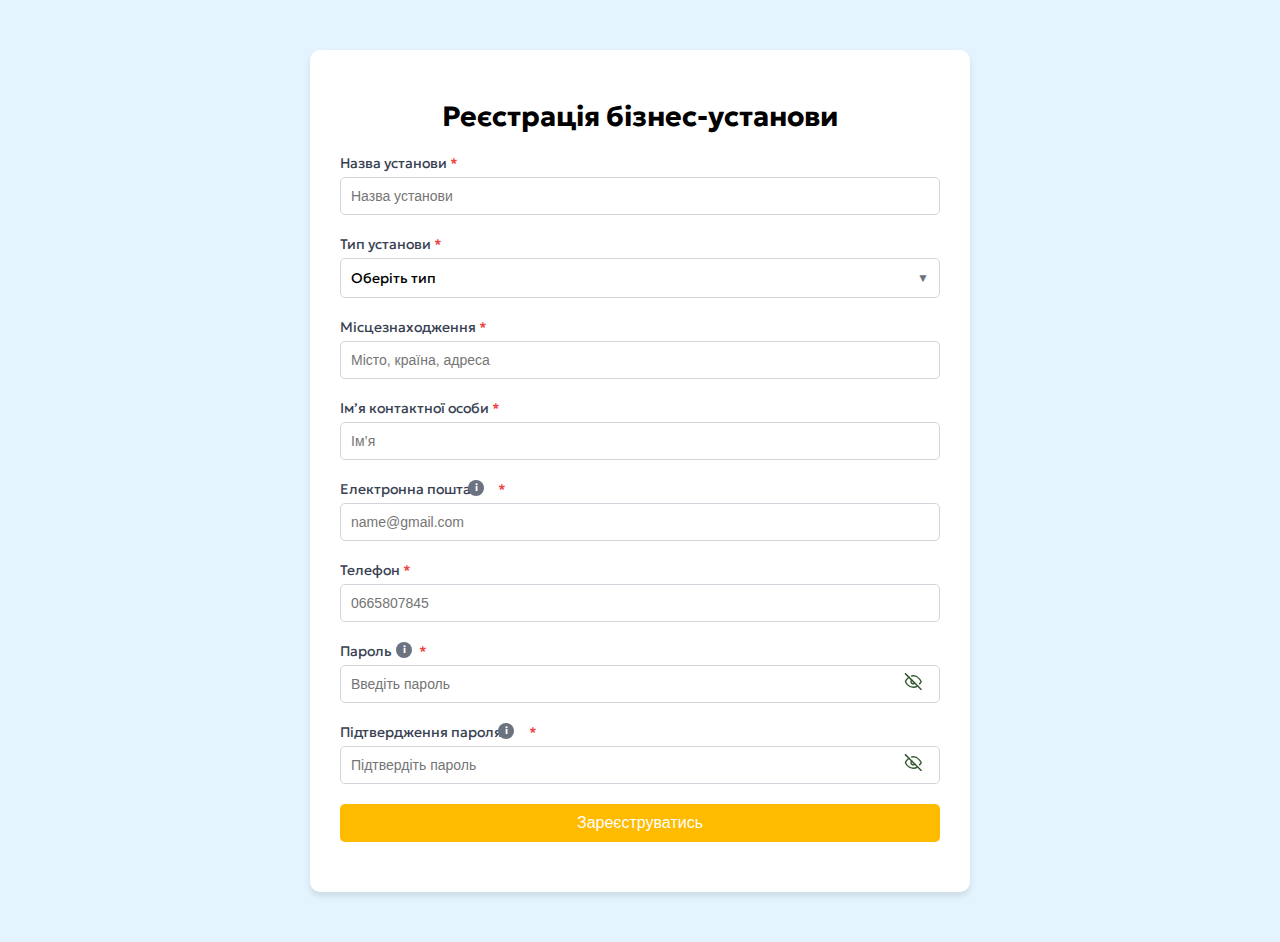
<file: registration_busines.html>
<!DOCTYPE html>
<html lang="uk">
<head>
  <meta charset="UTF-8">
  <meta name="viewport" content="width=device-width, initial-scale=1.0">
  <title>Форма реєстрації</title>
  <link href="https://fonts.googleapis.com/css2?family=Geologica:wght@100..900&family=Lexend+Deca:wght@100..900&display=swap" rel="stylesheet">

  <link rel="stylesheet" href="css/registration_busines.css">
</head>
<body>
  <div class="container">
    <h1>Реєстрація бізнес-установи</h1>
    <form id="registerForm">
      <!-- Назва закладу/компанії -->
      <div class="form-group">
        <label for="companyName">Назва установи <span class="required">*</span></label>
        <input type="text" id="companyName" name="companyName" placeholder="Назва установи" required>
      </div>

      <!-- Тип закладу -->
      <div class="form-group">
        <label for="institutionType">Тип установи <span class="required">*</span></label>
        <div class="custom-select">
          <div class="select-box" id="selectBox">Оберіть тип</div>
          <input type="hidden" id="institutionType" name="institutionType" required>
          <ul class="select-dropdown hidden" id="selectDropdown">
            <li hidden data-value="">Оберіть тип</li>
            <li data-value="tech_company">Технологічна компанія</li>
            <li data-value="financial_institution">Фінансова установа</li>
            <li data-value="manufacturing_company">Виробнича компанія</li>
            <li data-value="pharmaceutical_company">Фармацевтична компанія</li>
            <li data-value="retail_network">Роздрібна мережа</li>
            <li data-value="agribusiness">Агропромисловий комплекс</li>
            <li data-value="energy_company">Енергетична компанія</li>
            <li data-value="consulting_firm">Консультаційна фірма</li>
            <li data-value="media_company">Медіа-компанія</li>
            <li data-value="startup">Стартап</li>
            <li data-value="logistics_company">Логістична компанія</li>
            <li data-value="construction_company">Будівельна компанія</li>
            <li data-value="telecom_company">Телекомунікаційна компанія</li>
            <li data-value="marketing_agency">Маркетингова агенція</li>
            <li data-value="hospitality_business">Готельно-ресторанний бізнес</li>
            <li data-value="auto_distributor">Машинобудування</li>
            <li data-value="publishing_company">Видавнича компанія</li>
            <li data-value="travel_agency">Туристична агенція</li>
            <li data-value="nonprofit">Некомерційна організація</li>
            <li data-value="other">Інше</li>
          </ul>
        </div>
      </div>
      <div class="form-group hidden" id="institutionTypeOtherInput">
        <label for="institutionTypeCustom">Вкажіть тип установи</label>
        <input type="text" id="institutionTypeCustom" name="institutionTypeCustom" placeholder="Вкажіть тип установи">
      </div>

      <!-- Місцезнаходження -->
      <div class="form-group">
        <label for="location">Місцезнаходження <span class="required">*</span></label>
        <input type="text" id="location" name="location" placeholder="Місто, країна, адреса" required>
      </div>

      <!-- Контактна інформація -->
      <div class="form-group">
        <label for="contactName">Ім’я контактної особи <span class="required">*</span></label>
        <input type="text" id="contactName" name="contactName" placeholder="Ім’я" required>
      </div>
      <div class="form-group email-group">
        <label for="contactEmail">Електронна пошта <span class="required" style="margin: 0 0 0 4%;">*</span></label>
        <input type="email" id="contactEmail" name="contactEmail" placeholder="name@gmail.com" required>
        <span class="info-icon email-info-icon" data-tooltip="Електронна пошта має бути з офіційного домену установи">i</span>
      </div>
      <div class="form-group">
        <label for="contactPhone">Телефон <span class="required">*</span></label>
        <input type="tel" id="contactPhone" name="contactPhone" placeholder="0665807845" required>
      </div>

      <!-- Пароль -->
      <div class="form-group password-group">
        <label for="password">Пароль <span class="required" style="margin: 0 0 0 4%;">*</span></label>
        <input type="password" id="password" name="password" placeholder="Введіть пароль" required>
        <span class="info-icon pas-info-icon" data-tooltip="Пароль має містити великі та малі літери та цифри">i</span>
        <button type="button" class="toggle-password" data-target="password">
          <img class="button-eye" src="assets/img/eye-off.svg" alt="Показати пароль">
        </button>
      </div>

      <!-- Підтвердження пароля -->
      <div class="form-group password-group">
        <label for="confirmPassword">Підтвердження пароля <span class="required" style="margin: 0 0 0 4%;">*</span></label>
        <input type="password" id="confirmPassword" name="confirmPassword" placeholder="Підтвердіть пароль" required>
        <span class="info-icon conPas-info-icon" data-tooltip="Пароль має містити великі та малі літери та цифри">i</span>
        <button type="button" class="toggle-password" data-target="confirmPassword">
          <img class="button-eye" src="assets/img/eye-off.svg" alt="Показати пароль">
        </button>
      </div>

      <!-- Кнопка реєстрації -->
      <div class="form-group">
        <button type="submit" class="submit-btn">Зареєструватись</button>
      </div>
    </form>
  </div>

  <script src="js/registration.js"></script>
</body>
</html>
</file>
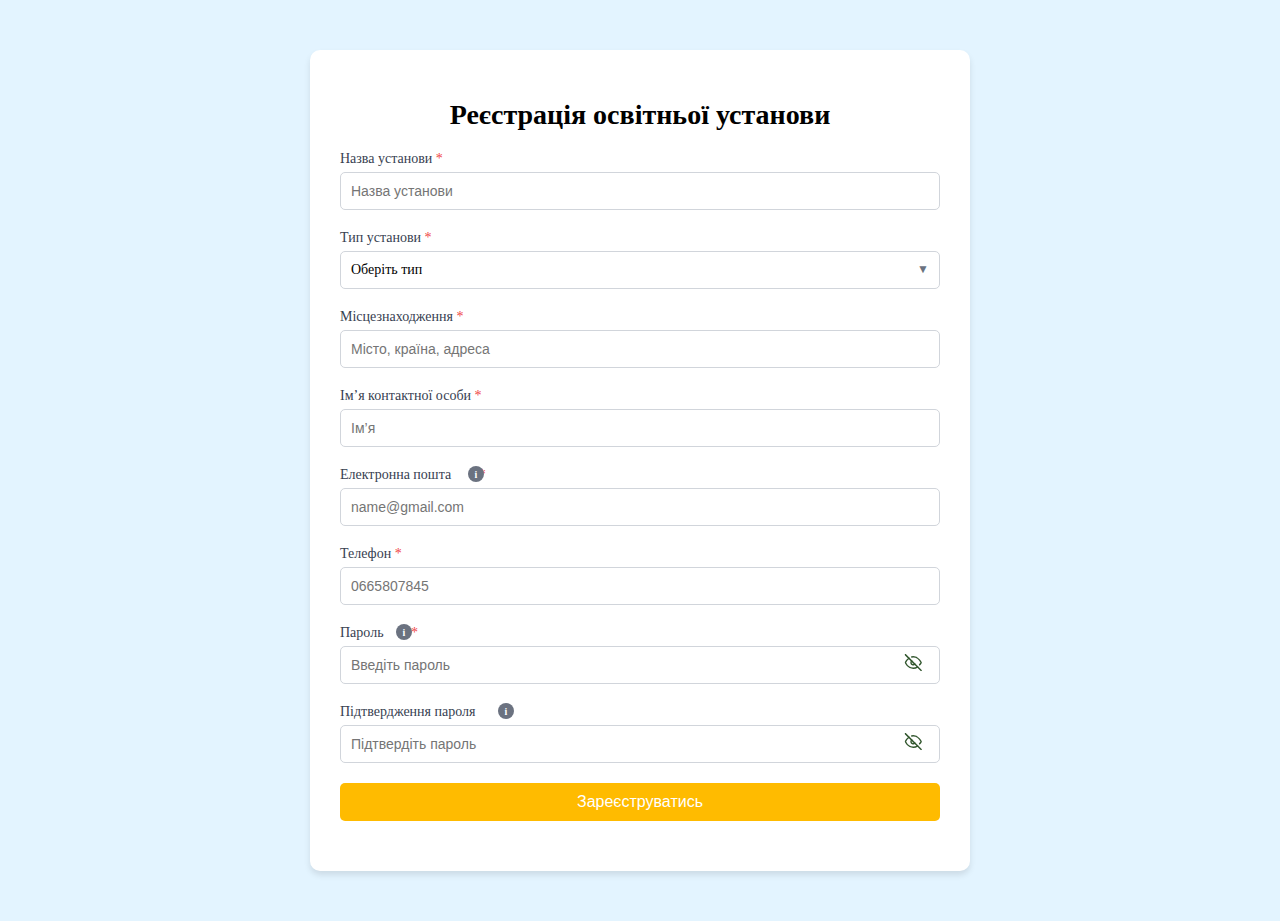
<file: registration_eduInstitution.html>
<!DOCTYPE html>
<html lang="uk">
<head>
  <meta charset="UTF-8">
  <meta name="viewport" content="width=device-width, initial-scale=1.0">
  <title>Форма реєстрації</title>
  <link rel="stylesheet" href="css/registration_busines.css">
</head>
<body>
  <div class="container">
    <h1>Реєстрація освітньої установи</h1>
    <form id="registerForm">
      <!-- Назва закладу/компанії -->
      <div class="form-group">
        <label for="companyName">Назва установи <span class="required">*</span></label>
        <input type="text" id="companyName" name="companyName" placeholder="Назва установи" required>
      </div>

      <!-- Тип закладу -->
      <div class="form-group">
        <label for="institutionType">Тип установи <span class="required">*</span></label>
        <div class="custom-select">
          <div class="select-box" id="selectBox">Оберіть тип</div>
          <input type="hidden" id="institutionType" name="institutionType" required>
          <ul class="select-dropdown hidden" id="selectDropdown">
            <li hidden data-value="">Оберіть тип</li>
            <li data-value="school">Школа</li>
            <li data-value="college">Коледж</li>
            <li data-value="university">Університет</li>
            <li data-value="vocational">Професійна освіта</li>
            <li data-value="vocational">Центр позашкільної освіти</li>
            <li data-value="vocational">Студентська профспілка</li>
            <li data-value="other">Інше</li>
          </ul>
        </div>
      </div>
      <div class="form-group hidden" id="institutionTypeOtherInput">
        <label for="institutionTypeCustom">Вкажіть тип установи</label>
        <input type="text" id="institutionTypeCustom" name="institutionTypeCustom" placeholder="Вкажіть тип установи">
      </div>

      <!-- Місцезнаходження -->
      <div class="form-group">
        <label for="location">Місцезнаходження <span class="required">*</span></label>
        <input type="text" id="location" name="location" placeholder="Місто, країна, адреса" required>
      </div>

      <!-- Контактна інформація -->
      <div class="form-group">
        <label for="contactName">Ім’я контактної особи <span class="required">*</span></label>
        <input type="text" id="contactName" name="contactName" placeholder="Ім’я" required>
      </div>
      <div class="form-group email-group">
        <label for="contactEmail">Електронна пошта <span class="required" style="margin: 0 0 0 4%;">*</span></label>
        <input type="email" id="contactEmail" name="contactEmail" placeholder="name@gmail.com" required>
        <span class="info-icon email-info-icon" data-tooltip="Електронна пошта має бути з офіційного домену установи">i</span>
      </div>
      <div class="form-group">
        <label for="contactPhone">Телефон <span class="required">*</span></label>
        <input type="tel" id="contactPhone" name="contactPhone" placeholder="0665807845" required>
      </div>

      <!-- Пароль -->
      <div class="form-group password-group">
        <label for="password">Пароль <span class="required" style="margin: 0 0 0 4%;">*</span></label>
        <input type="password" id="password" name="password" placeholder="Введіть пароль" required>
        <span class="info-icon pas-info-icon" data-tooltip="Пароль має містити великі та малі літери та цифри">i</span>
        <button type="button" class="toggle-password" data-target="password">
          <img class="button-eye" src="assets/img/eye-off.svg" alt="Показати пароль">
        </button>
      </div>

      <!-- Підтвердження пароля -->
      <div class="form-group password-group">
        <label for="confirmPassword">Підтвердження пароля <span class="required" style="margin: 0 0 0 4%;">*</span></label>
        <input type="password" id="confirmPassword" name="confirmPassword" placeholder="Підтвердіть пароль" required>
        <span class="info-icon conPas-info-icon" data-tooltip="Пароль має містити великі та малі літери та цифри">i</span>
        <button type="button" class="toggle-password" data-target="confirmPassword">
          <img class="button-eye" src="assets/img/eye-off.svg" alt="Показати пароль">
        </button>
      </div>

      <!-- Кнопка реєстрації -->
      <div class="form-group">
        <button type="submit" class="submit-btn">Зареєструватись</button>
      </div>
    </form>
  </div>

  <script src="js/registration.js"></script>
</body>
</html>
</file>
<file: css/account_edu.css>
body {
    font-family: 'Geologica', sans-serif;
    margin: 0;
    padding: 0;
    background-color: #f8f9fa;
    color: #333;
}
/* button {
	border: none;
	background: none;
} */
a {
	text-decoration: none;
}
.page-container {
    max-width: 1280px;
    margin: 15vh auto;
    background: #ffffff;
    border-radius: 15px;
    box-shadow: 0 4px 20px rgba(0, 0, 0, 0.1);
    overflow: hidden;
}

.container {
    max-width: 1200px;
    margin: 0 5vw;
}

h1 {
    font-family: 'Lexend Deca', sans-serif;
    color: #2c3e50;
    font-size: 2.5rem;
    text-transform: uppercase;
    letter-spacing: 1px;
    margin-left: 1.5vw;
    margin-top: 9vh;
}

.profile-section {
    display: flex;
    gap: 20px;
    margin: 40px 0;
    align-items: stretch;
    background: #f9fafb;
    border-radius: 12px;
    padding: 20px;
    box-shadow: 0 2px 8px rgba(0, 0, 0, 0.05);
}

.profile-image {
    flex: 0 0 55%;
    max-width: 55%;
}

.profile-image img {
    width: 100%;
    height: 100%;
    max-height: 400px;
    object-fit: cover;
    border-radius: 12px;
    border: 2px solid #e9ecef;
    transition: transform 0.3s ease;
    display: block;
}

.profile-details {
    flex: 0 0 40%;
    max-width: 40%;
    display: flex;
    flex-direction: column;
    justify-content: space-between;
    padding: 20px;
    background: #f1f3f5;
    border-radius: 12px;
}

.detail-item {
    display: flex;
    align-items: center;
    gap: 10px;
    margin: 8px 0;
    padding: 8px;
    background: #ffffff;
    border-radius: 8px;
    transition: background 0.2s ease;
}

.detail-item:hover {
    background: #e9ecef;
}

.detail-item label {
    font-family: 'Lexend Deca', sans-serif;
    font-weight: 600;
    width: 140px;
    color: #495057;
    font-size: 0.95rem;
}

.detail-item span,
.detail-item input {
    flex: 1;
    font-size: 0.9rem;
    color: #212529;
    border: none;
    background: transparent;
    outline: none;
    padding: 4px;
}

.detail-item input {
    border: 1px solid #d1d5db;
    border-radius: 4px;
}

.edit-btn {
    background: #ffffff;
    border: 0.5px solid #9ca3af;
    border-radius: 50%;
    width: 28px;
    height: 28px;
    display: flex;
    align-items: center;
    justify-content: center;
    cursor: pointer;
    transition: transform 0.2s ease;
}

.edit-btn:hover {
    transform: scale(1.1);
}

.edit-icon {
    width: 16px;
    height: 16px;
}

h2 {
    font-family: 'Lexend Deca', sans-serif;
    color: #2c3e50;
    font-size: 1.8rem;
    margin: 40px 0 20px;
    border-bottom: 2px solid #d1d5db;
    padding-bottom: 10px;
}

.requests-section,
.responses-section {
    display: grid;
    grid-template-columns: repeat(auto-fill, minmax(300px, 1fr));
    gap: 20px;
    margin-bottom: 40px;
}

.request-card,
.response-card {
    background: #ffffff;
    padding: 20px;
    border-radius: 12px;
    box-shadow: 0 4px 15px rgba(0, 0, 0, 0.1);
    transition: transform 0.3s ease, box-shadow 0.3s ease;
}

.request-card:hover,
.response-card:hover {
    transform: scale(1.01);
    box-shadow: 0 8px 25px rgba(0, 0, 0, 0.15);
}

.card-title {
    align-items: center;
    gap: 10px;
    margin: 2vh 0;
    height: 20vh;
    
}

.request-card h3,
.response-card h3 {
    font-family: 'Lexend Deca', sans-serif;
    color: #2c3e50;
    font-size: 1.4rem;
    margin: 0;
}

.card-icon {
    width: 100%;
    height: 100%;
    border-radius: 1vh;
}

.request-card p,
.response-card p {
    margin: 8px 0;
    font-size: 0.95rem;
    color: #495057;
}

.request-card p strong,
.response-card p strong {
    color: #212529;
}

.menu__list {
    display: flex;
    gap: 20px;
    list-style: none;
    margin: 0;
    padding: 0;
}

.menu__link {
    color: #374151;
    text-decoration: none;
    font-size: 1rem;
    transition: color 0.2s ease;
}

.menu__link:hover {
    color: #2563eb;
}
button {
	padding: 0;
	border: none;
	background: none;
	text-decoration: none;
	font: inherit;
}

/* .header__auth {
    color: #2563eb;
    text-decoration: none;
    font-size: 1rem;
}

.header__auth:hover {
    color: #1d4ed8;
} */

.footer {
    background: #f9fafb;
    padding: 15px 20px;
    border-top: 1px solid #e5e7eb;
    text-align: center;
}

.footer__container {
    max-width: 1200px;
    margin: 0 auto;
}

.footer__text {
    margin: 0;
    font-size: 0.9rem;
    color: #4b5563;
}

.footer__link {
    color: #2563eb;
    text-decoration: none;
    font-size: 0.9rem;
}

.footer__link:hover {
    color: #1d4ed8;
}

/* Адаптивність */
@media (max-width: 768px) {
    .page-container {
        margin: 2vh 4vw;
    }

    .profile-section {
        flex-direction: column;
        align-items: center;
        padding: 15px;
    }

    .profile-image {
        flex: 0 0 100%;
        max-width: 100%;
    }

    .profile-image img {
        max-height: 300px;
        height: auto;
    }

    .profile-details {
        flex: 0 0 100%;
        max-width: 100%;
        padding: 15px;
    }

    .detail-item label {
        width: 120px;
        font-size: 0.9rem;
    }

    .detail-item span,
    .detail-item input {
        font-size: 0.85rem;
    }

    h1 {
        font-size: 2rem;
    }

    h2 {
        font-size: 1.5rem;
    }

    /* .header__menu {
        display: none;
    }

    .header__menu_icon {
        display: flex;
    } */

    .menu__list {
        flex-direction: column;
        gap: 10px;
    }
}

@media (max-width: 480px) {
    .container {
        padding: 10px;
    }

    .detail-item {
        flex-direction: column;
        align-items: flex-start;
        gap: 5px;
    }

    .detail-item label {
        width: 100%;
        font-size: 0.85rem;
    }

    .edit-btn {
        width: 24px;
        height: 24px;
    }

    .edit-icon {
        width: 14px;
        height: 14px;
    }

    .requests-section,
    .responses-section {
        grid-template-columns: 1fr;
    }

    .card-icon {
        width: 20px;
        height: 20px;
    }
}
</file>
<file: css/header-footer.css>
/* ======================================= */
.wrapper {
	min-height: 100%;
	overflow: hidden;
	display: flex;
	flex-direction: column;
	gap: 20vh;
}

/* media requests
/* ======================================= */
[class*="__container"] {
	max-width: 1200px;
	margin: 0 auto;
	padding: 0px 15px;
}

@media (max-width: 1199.98px) {
	[class*="__container"] {
		 max-width: 970px;
	}
}

@media (max-width: 990.98px) {
	[class*="__container"] {
		 max-width: 750px;
	}
}

@media (max-width: 767.98px) {
	[class*="__container"] {
		 max-width: none;
	}
}

@media (min-width: 2200px) {
	[class*="__container"] {
		 max-width: 2000px;
	}
}

/* header
/* ======================================= */
.header {
	position: fixed;
	top: 0;
	left: 0;
	width: 100%;
	z-index: 10;
	transition: background-color 0.5s ease;
	background-color: #ffffff;
}
.header__container {
	display: flex;
	justify-content: space-between;
	align-items: center;
	padding: 10px, 0px;
}

.header__logo {
	width: auto;
	height: auto;
}

.logo__image {
	padding-top: 10px;
	width: 80px;
	height: auto;
}

/*.header__menu {    }*/
.header__menu_icon {
	display: none;
}

.menu__list {
	display: flex;
	align-items: flex-start;
	gap: 25px;
}

.menu__item {
	display: flex;
	padding: 8px 14px;
	justify-content: center;
	align-items: center;
	gap: 8px;
}

.menu__link {
	position: relative;
	transition: color 0.3s ease-in-out;
	font-size: 16px;
	font-style: normal;
	line-height: 24px;
	color: #000000;
	font-weight: 500;
	/* 150% */
}
.menu__link::before{
	content: '';
	position: absolute;
	top: 100%;
	width: 100%;
	height: 3px;
	background-color: #000000;
	transform: scaleX(0);
	transition: transform 0.3s ease-in-out;
}

.menu__link:hover::before {
	transform: scaleX(1);
}

.header__right_side {
	display: flex;
}

.header__auth{
	color: #000;
	text-align: center;
	font-family: Geologica;
	font-size: 16px;
	font-style: normal;
	font-weight: 400;
	line-height: normal;
	border-radius: 20px;
	background: #FC0;
	padding: 10px;
}

.footer {
	background-color: #ffffff;
	padding: 20px 0;
	border-top: 1px solid rgba(151, 150, 150, 0.50);
}

.footer__container {
	display: flex;
	justify-content: space-between;
	align-items: center;
}

.footer__text {
	margin: 0;
	color: #000;
	font-family: Geologica;
	/* font-size: 16px; */
	font-size: max(1vw, 12px);
	font-weight: 400;
	line-height: normal;
	opacity: 0.8;
}

.footer__link {
	color: #5061FF;
	font-family: Geologica;
	/* font-size: 16px; */
	font-size: max(1vw, 12px);
	font-weight: 400;
	line-height: normal;
	transition: color 0.3s ease-in-out;
}

.footer__link:hover {
	color: #FC0;
}

.header__menu_icon {
	display: none;
	flex-direction: column;
	justify-content: space-around;
	width: 30px;
	height: 20px;
	cursor: pointer;
}

.header__menu_icon span {
	width: 100%;
	height: 2px;
	background-color: #000;
}

@media (max-width: 767.98px) {
	.menu__list {
		 display: none;
		 position: absolute;
		 top: 100%;
		 left: 0;
		 width: 100%;
		 background-color: #fff;
		 flex-direction: column;
		 align-items: center;
		 padding: 20px 0;
		 box-shadow: 0 4px 8px rgba(0, 0, 0, 0.1);
	}

	.menu__list.active {
		 display: flex;
	}

	.menu__item {
		 width: 100%;
		 text-align: center;
	}

	.menu__link {
		 display: block;
		 padding: 10px 0;
	}

	.header__menu_icon {
		 display: flex;
	}
}
</file>
<file: css/Created_card.css>
body {
  background-color: #E3F4FF;
  display: flex;
  justify-content: center;
  align-items: center;
  min-height: 100vh;
  margin: 0;
  font-family: Arial, sans-serif;
}

.container {
  background-color: white;
  padding: 30px;
  border-radius: 10px;
  box-shadow: 0 4px 6px rgba(0, 0, 0, 0.1);
  width: 100%;
  max-width: 800px;
  margin: 15vh 0;
}

.container h1 {
  font-weight: bold;
  display: block;
  text-align: center;
  font-size: 28px;
  margin-bottom: 20px;
}

.form-group {
  margin-bottom: 20px;
  position: relative;
}

.form-group label {
  display: block;
  font-size: 14px;
  color: #374151;
  margin-bottom: 5px;
}

.form-group .required {
  color: #ef4444;
}

.form-group input,
.form-group select,
.form-group textarea {
  width: 100%;
  box-sizing: border-box;
  padding: 10px;
  border: 1px solid #d1d5db;
  border-radius: 5px;
  font-size: 14px;
}

.form-group textarea {
  resize: vertical;
}

.form-group input:focus,
.form-group select:focus,
.form-group textarea:focus {
  outline: none;
  border-color: #4f46e5;
  box-shadow: 0 0 0 2px rgba(79, 70, 229, 0.2);
}

.custom-select {
  position: relative;
  width: 100%;
}

.select-box {
  width: 100%;
  box-sizing: border-box;
  padding: 10px;
  border: 1px solid #d1d5db;
  border-radius: 5px;
  font-size: 14px;
  background-color: white;
  cursor: pointer;
  display: flex;
  justify-content: space-between;
  align-items: center;
}

.select-box:focus {
  outline: none;
  border-color: #4f46e5;
  box-shadow: 0 0 0 2px rgba(79, 70, 229, 0.2);
}

.select-box::after {
  content: '▼';
  font-size: 12px;
  color: #6b7280;
}

.select-dropdown {
  position: absolute;
  top: 100%;
  left: 0;
  right: 0;
  background-color: white;
  border: 1px solid #d1d5db;
  border-radius: 5px;
  max-height: 8em;
  overflow-y: auto;
  z-index: 10;
  box-shadow: 0 2px 4px rgba(0, 0, 0, 0.1);
  list-style: none;
  margin: 0;
  padding: 0;
  padding-left: 0;
}

.select-dropdown.hidden {
  display: none;
}

.select-dropdown li {
  padding: 10px;
  font-size: 14px;
}

.select-dropdown li label {
  display: flex;
  align-items: center;
  width: 100%;
  cursor: pointer;
}

.select-dropdown li input[type="checkbox"] {
  width: 16px;
  height: 16px;
  margin-right: 8px;
}

.select-dropdown li:hover {
  background-color: #f3f4f6;
}

.form-group.hidden {
  display: none;
  margin-top: 20px;
}

.submit-btn {
  width: 100%;
  padding: 10px;
  background-color: #ffbb00;
  color: white;
  border: none;
  border-radius: 5px;
  font-size: 16px;
  cursor: pointer;
}

.submit-btn:hover {
  background-color: #ffa600;
}

input.border-red-500,
select.border-red-500,
textarea.border-red-500 {
  border-color: #ef4444;
}
</file>
<file: css/styles.css>
html{
	scroll-behavior: smooth;
	font-size: max(3vw, 20px);
	font-family: Geologica;
}
body {
	line-height: 1;
	background-color: #E3F4FF;
	margin: 0;
	color: #000000;
}
body.no-scroll {
	overflow: hidden;
	height: 100vh; /* Фіксуємо висоту, щоб уникнути стрибків */
	width: 100%;
	position: fixed; /* Запобігає зміщенню контенту */
}
a {
	text-decoration: none;
}

button {
	padding: 0;
	border: none;
	background: none;
	text-decoration: none;
	font: inherit;
}

ul,
ol,
li {
	list-style: none;
	margin: 0;
}

h1 {
	all: unset;
}

/* ======================================== */
.main {
	margin-top: 15vh;
	position: relative;
}
.main__content {
	display: flex;
	flex-direction: column;
	justify-content: space-around;
	align-items: center;
	padding: 0px 15px;
	gap: 1vh;
	height: 80vh;
}
.main__text {
	display: flex;
	flex-direction: column;
	justify-content: center;
	align-items: center;
	gap: 20px;
	width: 90%;
}
.main__title {
	color: #000;
	font-family: Geologica;
	/* font-size: 64px; */
	font-size: max(5vw, 20px);
	font-style: normal;
	text-align: center;
	font-weight: 700;
	line-height: normal;
	text-wrap: nowrap;
}

.main__description {
	color: #000;
	font-family: Geologica;
	font-size: 20px;
	font-size: max(1.4vw, 12px);
	font-style: normal;
	text-align: center;
	font-weight: 300;
	line-height: normal;
	width: 80%;
}

.main__button {
	color: #000;
	text-align: center;
	font-family: Geologica;
	/* font-size: 16px; */
	font-size: max(1.2vw, 12px);
	font-style: normal;
	font-weight: 400;
	line-height: normal;
	border-radius: 20px;
	background: #FC0;
	padding: 15px;
}
.main__image {
	width: 15vw;
}

.background_gradient1 {
	border-radius: 233.5px;
	background: linear-gradient(180deg, rgba(71, 79, 236, 0.27) 0%, rgba(69, 78, 234, 0.27) 100%);
	filter: blur(125px);
	width: 35vw;
	height: 50vh;
	position: absolute;
	transform: rotate(51.133deg);
	top: 0;
	z-index: -1;
	left: 0;
}
.background_gradient2 {
	border-radius: 233.5px;
	background: rgba(255, 204, 0, 0.50);
	filter: blur(150px);
	width: 35vw;
	height: 50vh;
	position: absolute;
	transform: rotate(51.133deg);
	bottom: 0;
	z-index: -1;
	right: 0;

}

/* ========================================= */
/* .mission__block{
	display: flex;
	justify-content: center;
	align-items: center;
	padding: 15px;
} */
.mission__container {
	width: 60%;
	border-radius: 20px;
	border: 1px solid rgba(140, 138, 138, 0.50);
	background: linear-gradient(248deg, rgba(80, 97, 255, 0.30) 0%, rgba(255, 204, 0, 0.30) 85.54%);
	display: flex;
	justify-content: center;
	align-items: center;
	padding: 1rem;
	gap: 20%;
}
.mission_title{
	margin: 0;
	width: 100%;
	color: #000;
	font-family: Geologica;
	/* font-size: 40px; */
	font-size: max(2.5vw, 24px);

	font-style: normal;
	font-weight: 600;
	line-height: normal;
}
/* .mission__text {
} */
.mission__description {
	width: 100%;
	color: #000;
	font-family: Geologica;
	/* font-size: 18px; */
	font-size: max(1.2vw, 12px);

	font-style: normal;
	font-weight: 400;
	line-height: normal;
	opacity: 0.8;
	letter-spacing: 1.5px;
}
/* .mission__description {
} */
.mission__image {
	width: 50%;
}

/* ========================================= */

 .how {
	position: relative;
}
/* .how__container {
}  */

.how__blocks {
	display: flex;
	padding: 10px;
	justify-content: space-between;
	align-items: flex-start;
	flex: 1 0 0;
	align-self: stretch;
	gap: 1vw;

}
.how__blocks > * {
	flex: 1 1 0; /* Кожен дочірній елемент займатиме однакову ширину */
	min-width: 0; /* Запобігає "роздуттю" через контент */
 }
.blocks__block {
	border-radius: 10px;
	border: 1px solid rgba(151, 150, 150, 0.50);
	background: rgba(255, 255, 255, 0.50);
	padding: 0.1rem 0.5rem ;
	min-height: 200px;
}
.blockhow__title {
	color: #001AFF;
	font-family: Geologica;
	font-size: 24px;
	font-size: max(1.5vw, 18px);
	font-style: normal;
	font-weight: 400;
	line-height: normal;
}
.blockhow__description {
	color: rgba(0, 0, 0, 0.50);
	text-align: center;
	font-family: Geologica;
	font-size: 16px;
	font-style: normal;
	font-weight: 400;
	line-height: normal;
}

.background_gradient4{
	border-radius: 233.5px;
	background: linear-gradient(180deg, rgba(236, 217, 71, 0.27) 0%, rgba(231, 234, 69, 0.27) 100%);
	filter: blur(100px);
	position: absolute;
	width: 70vw;
	height: 30vh;
	top: 50%;
	left: 20%;
	z-index: -10;
}


/* ========================================= */
.advantages{
	position: relative;
}
.advantages__title {
	width: 100%;
	color: #000;
	font-family: Geologica;
	font-size: max(2vw, 18px);
	/* font-size: 32px; */
	font-style: normal;
	font-weight: 600;
	line-height: normal;
}
.advantages__blocks {
	display: flex;
	padding: 10px;
	justify-content: center;
	align-items: flex-start;
	gap: 80px;
	flex: 1 0 0;
	align-self: stretch;
}
.blocks__blockadv {
	border-radius: 10px;
	border: 1px solid rgba(151, 150, 150, 0.50);
	background: rgba(255, 255, 255, 0.50);
	display: flex;
	flex-direction: column;
	justify-content: center;
	align-items: center;
	gap: 10px;
	padding: 0.1rem 0.5rem ;
	min-height: 200px;
}
.block__image {
	width: 30%;
	height: auto;
}
.block__title {
	color: #000;
	text-align: center;
	font-family: Geologica;
	/* font-size: 20px; */
	font-size: max(1.5vw, 14px);
	font-style: normal;
	font-weight: 400;
	line-height: normal;
	margin: 0;
}
.block__description {
	color: rgba(0, 0, 0, 0.50);
	text-align: center;
	font-family: Geologica;
	/* font-size: 16px; */
	font-size: max(1vw, 12px);
	font-style: normal;
	font-weight: 400;
	line-height: normal;
	margin: 0;
}
.background_gradient3{
	border-radius: 233.5px;
	background: linear-gradient(180deg, rgba(71, 79, 236, 0.27) 0%, rgba(69, 78, 234, 0.27) 100%);
	filter: blur(100px);
	position: absolute;
	width: 90vw;
	height: 30vh;
	top: 0;
	left: 0;
	z-index: -1;

}

/* ========================================= */

.statistics {
	position: relative;
}
.statistics__container {
	display: flex;
	flex-direction: column;
	justify-content: center;
	align-items: center;
}
.statistics__title {
	width: 100%;
	text-align: left;
	color: #000;
	font-family: Geologica;
	/* font-size: 32px; */
	font-size: max(2vw, 18px);
	font-style: normal;
	font-weight: 600;
	line-height: normal;
}
.statistics__block {
	width: 75%;
	align-self: center;
	border-radius: 10px;
	border: 1px solid rgba(140, 138, 138, 0.50);
	background: rgba(255, 255, 255, 0.50);
	display: flex;
	flex-direction: column;
	justify-content: center;
	align-items: flex-start;
	gap: 20px;
	padding: 1rem;
}
.block_stat_row{
	display: flex;
	justify-content: space-between;
	align-items: center;
	align-self: stretch;
}
.statistics_block_title {
	margin: 0;
	color: #5061FF;
	font-family: Geologica;
	/* font-size: 64px; */
	font-size: max(4vw, 24px);
	font-style: normal;
	font-weight: 400;
	line-height: normal;
}
.statistics_block__description {
	margin: 0;
	color: #000;
	font-family: Geologica;
	/* font-size: 32px; */
	font-size: max(2vw, 15px);
	font-style: normal;
	font-weight: 400;
	line-height: normal;
}

.form_auth{
	width: 100vw;
	height: 100vh;
	position: absolute;
	top: 0;
	background-color: rgb(0, 0, 0, 0.8);
	z-index: 1000;
	display: none;
	justify-content: center;
	align-items: center;
}
.form_auth.active {
	display: block;
}
.form_auth_container {
	margin: auto;
	justify-self: center;
	align-self: center;
	max-width: 400px;
	padding: 20px;
	border-radius: 10px;
	background: rgba(255, 255, 255, 0.9);
	box-shadow: 0 4px 8px rgba(0, 0, 0, 0.1);
	display: flex;
	flex-direction: column;
	align-items: center;
	gap: 20px;
}

.form_auth__title {
	color: #000;
	font-family: Geologica, sans-serif;
	font-size: 24px;
	font-weight: 600;
	text-align: center;
	margin: 0;
}

.form_auth__input {
	width: 100%;
	padding: 10px;
	border: 1px solid rgba(151, 150, 150, 0.5);
	border-radius: 5px;
	font-family: Geologica, sans-serif;
	font-size: 16px;
	color: #000;
	background: #fff;
}

.form_auth__input::placeholder {
	color: rgba(0, 0, 0, 0.5);
}

.form_auth__question {
	color: #000;
	font-family: Geologica, sans-serif;
	font-size: 14px;
	font-weight: 400;
	text-align: center;
	margin: 10px 0;
}

.form_auth__button {
	width: 100%;
	padding: 10px;
	border-radius: 20px;
	background: #FC0;
	color: #000;
	font-family: Geologica, sans-serif;
	font-size: 16px;
	font-weight: 400;
	text-align: center;
	cursor: pointer;
	transition: background 0.3s ease;
}

.form_auth__button:hover {
	background: #FFD700;
}
</file>
<file: css/registration.css>
body {
    background-color: #91B3FA;
    display: flex;
    justify-content: center;
    align-items: center;
    min-height: 100vh;
    margin: 0;
    font-family: Arial, sans-serif;
  }
  
  .container {
    background-color: white;
    padding: 30px;
    border-radius: 10px;
    box-shadow: 0 4px 6px rgba(0, 0, 0, 0.1);
    width: 100%;
    max-width: 600px;
    margin: 50px 0;
  }
  
  .container h1 {
    text-align: center;
    font-size: 28px;
    margin-bottom: 20px;
  }
  
  .form-group {
    margin-bottom: 20px;
  }
  
  .form-group label {
    display: block;
    font-size: 14px;
    color: #374151;
    margin-bottom: 5px;
  }
  
  .form-group .required {
    color: #ef4444;
  }
  
  .form-group input,
  .form-group select {
    width: 100%;
    box-sizing: border-box;
    padding: 10px;
    border: 1px solid #d1d5db;
    border-radius: 5px;
    font-size: 14px;
  }
  
  .form-group input:focus,
  .form-group select:focus {
    outline: none;
    border-color: #4f46e5;
    box-shadow: 0 0 0 2px rgba(79, 70, 229, 0.2);
  }
  
  .password-group {
    position: relative;
  }
  
  .toggle-password {
    position: absolute;
    right: 10px;
    top: 50%;
    transform: translateY(-50%);
    cursor: pointer;
    font-size: 18px;
    color: #6b7280;
  }
  
  .toggle-password.active {
    text-decoration: line-through;
  }
  
  .submit-btn {
    width: 100%;
    box-sizing: border-box;
    padding: 10px;
    background-color: #4f46e5;
    color: white;
    border: none;
    border-radius: 5px;
    font-size: 16px;
    cursor: pointer;
  }
  
  .submit-btn:hover {
    background-color: #4338ca;
  }
  
  input.border-red-500,
  select.border-red-500 {
    border-color: #ef4444;
  }
</file>
<file: css/registration_bisnes.css>
body {
    background-color: #E3F4FF;
    display: flex;
    justify-content: center;
    align-items: center;
    min-height: 100vh;
    margin: 0;
    font-family: Arial, sans-serif;
  }
  
  .container {
    background-color: white;
    padding: 30px;
    border-radius: 10px;
    box-shadow: 0 4px 6px rgba(0, 0, 0, 0.1);
    width: 100%;
    max-width: 600px;
    margin: 50px 0;
  }
  
  .container h1 {
    text-align: center;
    font-size: 28px;
    margin-bottom: 20px;
  }
  
  .form-group {
    margin-bottom: 20px;
    position: relative;
  }
  
  .form-group label {
    display: block;
    font-size: 14px;
    color: #374151;
    margin-bottom: 5px;
  }
  
  .form-group .required {
    color: #ef4444;
  }
  
  .form-group input,
  .form-group select {
    width: 100%;
    box-sizing: border-box;
    padding: 10px;
    border: 1px solid #d1d5db;
    border-radius: 5px;
    font-size: 14px;
  }
  
  .form-group input:focus,
  .form-group select:focus {
    outline: none;
    border-color: #4f46e5;
    box-shadow: 0 0 0 2px rgba(79, 70, 229, 0.2);
  }

   .form-group.hidden {
    display: none;
    margin-top: 20px;
  }
  
  .custom-select {
    position: relative;
    width: 100%;
  }
  
  .select-box {
    width: 100%;
    box-sizing: border-box;
    padding: 10px;
    border: 1px solid #d1d5db;
    border-radius: 5px;
    font-size: 14px;
    background-color: white;
    cursor: pointer;
    display: flex;
    justify-content: space-between;
    align-items: center;
  }
  
  .select-box:focus {
    outline: none;
    border-color: #4f46e5;
    box-shadow: 0 0 0 2px rgba(79, 70, 229, 0.2);
  }
  
  .select-box::after {
    content: '▼';
    font-size: 12px;
    color: #6b7280;
  }
  
  .select-dropdown {
    position: absolute;
    top: 100%;
    left: 0;
    right: 0;
    background-color: white;
    border: 1px solid #d1d5db;
    border-radius: 5px;
    max-height: 8em; 
    overflow-y: auto;
    z-index: 10;
    box-shadow: 0 2px 4px rgba(0, 0, 0, 0.1);
    list-style: none;
    margin: 0;
    padding: 0;
  }
  
  .select-dropdown.hidden {
    display: none;
  }
  
  .select-dropdown li {
    padding: 10px;
    font-size: 14px;
    cursor: pointer;
  }
  
  .select-dropdown li:hover {
    background-color: #f3f4f6;
  }
  
  .email-group,
  .password-group {
    position: relative;
  }
  
  .email-group input,
  .password-group input {
    padding-right: 60px; 
  }
  
  .info-icon {
    position: absolute;
    transform: translateY(-50%);
    width: 16px;
    height: 16px;
    background-color: #6b7280;
    color: white;
    border-radius: 50%;
    display: flex;
    justify-content: center;
    align-items: center;
    font-size: 10px;
    font-weight: bold;
    cursor: help;
  }

  .email-info-icon{
    right: 76%;;
    top: 13%;
  }

  .pas-info-icon{
    right: 88%;
    top: 13%;
  }

  .conPas-info-icon{
    right: 71%;
    top: 13%;
  }
  
  .info-icon:hover::after {
    content: attr(data-tooltip);
    position: absolute;
    top: -40px;
    left: 50%;
    transform: translateX(-50%);
    background-color: #374151;
    color: white;
    padding: 5px 10px;
    border-radius: 5px;
    font-size: 12px;
    white-space: nowrap;
    z-index: 10;
  }
  
  .toggle-password {
    position: absolute;
    right: 3%;
    top: 67%;
    transform: translateY(-50%);
    background: none;
    border: none;
    cursor: pointer;
    padding: 0;
  }
  
  .toggle-password img.button-eye {
    width: 2vh;
    height: 2vh;
  }
  
  .submit-btn {
    width: 100%;
    box-sizing: border-box;
    padding: 10px;
    background-color: #ffbb00;
    color: white;
    border: none;
    border-radius: 5px;
    font-size: 16px;
    cursor: pointer;
  }
  
  .submit-btn:hover {
    background-color: #ffa600;
  }
  
  input.border-red-500 {
    border-color: #ef4444;
  }
</file>
<file: css/registration_busines.css>
body {
    background-color: #E3F4FF;
    display: flex; 
    justify-content: center;
    align-items: center;
    min-height: 100vh;
    margin: 0;
    font-family: Geologica;
  }
  a {
    text-decoration: none;
    display: block;
    text-align: center;
  }
  .container {
    background-color: white;
    padding: 30px;
    border-radius: 10px;
    box-shadow: 0 4px 6px rgba(0, 0, 0, 0.1);
    width: 100%;
    max-width: 600px;
    margin: 50px 0;
  }
  
  .container h1 {
    text-align: center;
    font-size: 28px;
    margin-bottom: 20px;
  }
  
  .form-group {
    margin-bottom: 20px;
    position: relative;
  }
  
  .form-group label {
    display: block;
    font-size: 14px;
    color: #374151;
    margin-bottom: 5px;
  }
  
  .form-group .required {
    color: #ef4444;
  }
  
  .form-group input,
  .form-group select {
    width: 100%;
    box-sizing: border-box;
    padding: 10px;
    border: 1px solid #d1d5db;
    border-radius: 5px;
    font-size: 14px;
  }
  
  .form-group input:focus,
  .form-group select:focus {
    outline: none;
    border-color: #4f46e5;
    box-shadow: 0 0 0 2px rgba(79, 70, 229, 0.2);
  }

   .form-group.hidden {
    display: none;
    margin-top: 20px;
  }
  
  .custom-select {
    position: relative;
    width: 100%;
  }
  
  .select-box {
    width: 100%;
    box-sizing: border-box;
    padding: 10px;
    border: 1px solid #d1d5db;
    border-radius: 5px;
    font-size: 14px;
    background-color: white;
    cursor: pointer;
    display: flex;
    justify-content: space-between;
    align-items: center;
  }
  
  .select-box:focus {
    outline: none;
    border-color: #4f46e5;
    box-shadow: 0 0 0 2px rgba(79, 70, 229, 0.2);
  }
  
  .select-box::after {
    content: '▼';
    font-size: 12px;
    color: #6b7280;
  }
  
  .select-dropdown {
    position: absolute;
    top: 100%;
    left: 0;
    right: 0;
    background-color: white;
    border: 1px solid #d1d5db;
    border-radius: 5px;
    max-height: 8em; 
    overflow-y: auto;
    z-index: 10;
    box-shadow: 0 2px 4px rgba(0, 0, 0, 0.1);
    list-style: none;
    margin: 0;
    padding: 0;
  }
  
  .select-dropdown.hidden {
    display: none;
  }
  
  .select-dropdown li {
    padding: 10px;
    font-size: 14px;
    cursor: pointer;
  }
  
  .select-dropdown li:hover {
    background-color: #f3f4f6;
  }
  
  .email-group,
  .password-group {
    position: relative;
  }
  
  .email-group input,
  .password-group input {
    padding-right: 60px; 
  }
  
  .info-icon {
    position: absolute;
    transform: translateY(-50%);
    width: 16px;
    height: 16px;
    background-color: #6b7280;
    color: white;
    border-radius: 50%;
    display: flex;
    justify-content: center;
    align-items: center;
    font-size: 10px;
    font-weight: bold;
    cursor: help;
  }

  .email-info-icon{
    right: 76%;;
    top: 13%;
  }

  .pas-info-icon{
    right: 88%;
    top: 13%;
  }

  .conPas-info-icon{
    right: 71%;
    top: 13%;
  }
  
  .info-icon:hover::after {
    content: attr(data-tooltip);
    position: absolute;
    top: -40px;
    left: 50%;
    transform: translateX(-50%);
    background-color: #374151;
    color: white;
    padding: 5px 10px;
    border-radius: 5px;
    font-size: 12px;
    white-space: nowrap;
    z-index: 10;
  }
  
  .toggle-password {
    position: absolute;
    right: 3%;
    top: 67%;
    transform: translateY(-50%);
    background: none;
    border: none;
    cursor: pointer;
    padding: 0;
  }
  
  .toggle-password img.button-eye {
    width: 2vh;
    height: 2vh;
  }
  
  .submit-btn {
    width: 100%;
    box-sizing: border-box;
    padding: 10px;
    background-color: #ffbb00;
    color: white;
    border: none;
    border-radius: 5px;
    font-size: 16px;
    cursor: pointer;
  }
  
  .submit-btn:hover {
    background-color: #ffa600;
  }
  
  input.border-red-500 {
    border-color: #ef4444;
  }
</file>
